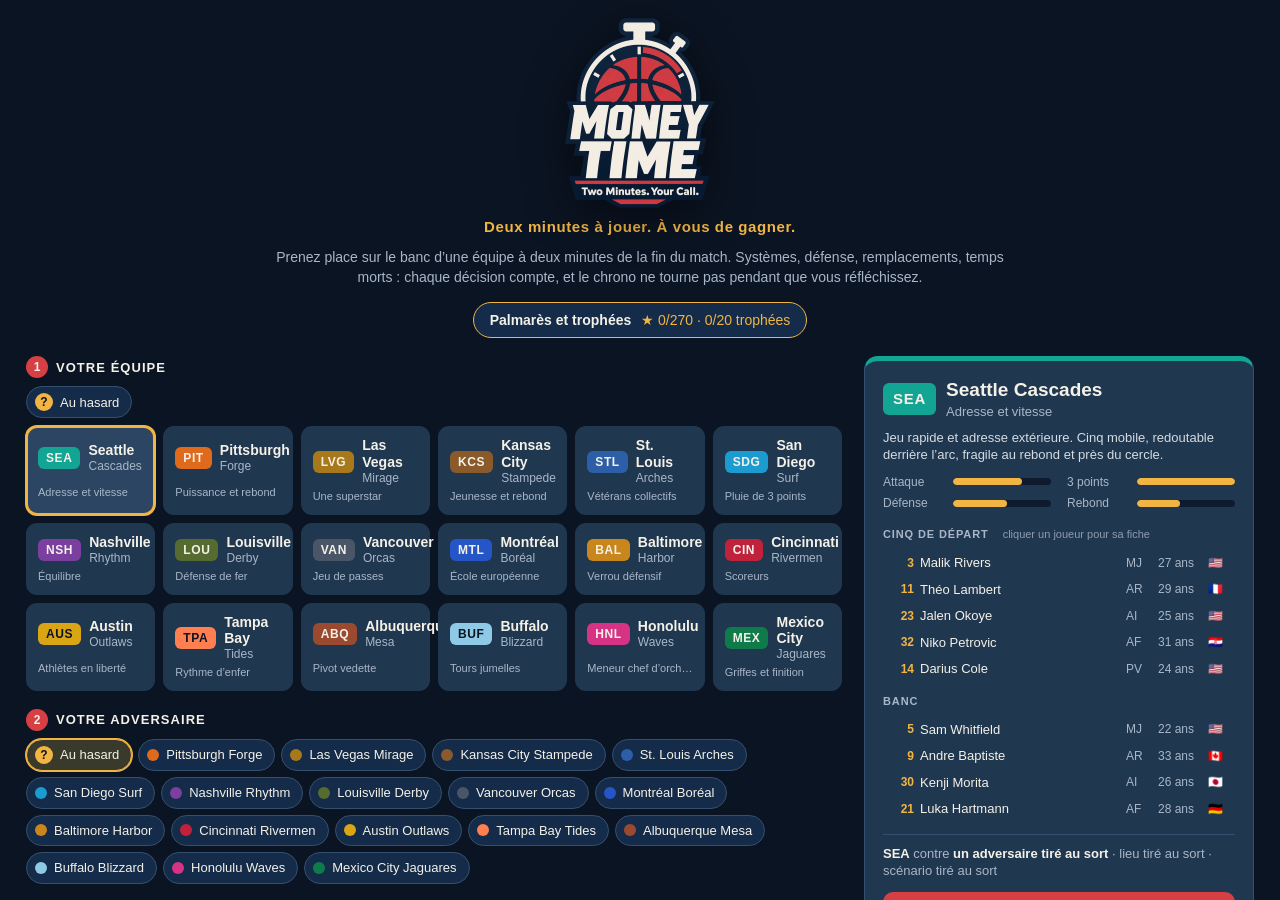
<file: index.html>
<!doctype html>
<html lang="fr">
<head>
  <meta charset="utf-8">
  <meta name="viewport" content="width=device-width, initial-scale=1">
  <meta http-equiv="Content-Security-Policy" content="default-src 'none'; script-src 'self'; style-src 'self' 'unsafe-inline'; img-src 'self'; base-uri 'none'; form-action 'none'">
  <meta name="referrer" content="no-referrer">
  <title>Money Time</title>
  <link rel="icon" type="image/png" href="assets/favicon.png">
  <link rel="stylesheet" href="css/style.css">
</head>
<body>
  <section id="home" class="screen"></section>

  <section id="match" class="screen" data-tab="panel" hidden>
    <header id="board"></header>
    <nav id="tabs" aria-label="Volets de l’écran de match"><button type="button" data-tab="panel" class="on">Consignes</button><button type="button" data-tab="bench">Effectif</button><button type="button" data-tab="feed">Journal</button></nav>
    <main>
      <div id="left">
        <div id="courtWrap">
          <svg id="court" viewBox="0 0 500 400" preserveAspectRatio="xMidYMid meet" aria-label="Demi-terrain">
            <defs>
              <pattern id="wood" width="500" height="26" patternUnits="userSpaceOnUse">
                <rect width="500" height="26" fill="#C99462"/>
                <rect y="0" width="500" height="13" fill="#C38E5C"/>
                <line x1="0" y1="13" x2="500" y2="13" stroke="#B27F4E" stroke-width="0.6"/>
                <line x1="0" y1="26" x2="500" y2="26" stroke="#B27F4E" stroke-width="0.6"/>
              </pattern>
            </defs>
            <rect width="500" height="400" fill="url(#wood)"/>
            <g fill="none" stroke="#F4F1E8" stroke-width="2.5" opacity="0.92">
              <rect x="1.5" y="1.5" width="497" height="397"/>
              <rect id="paint" x="170" y="1.5" width="160" height="188.5" fill="rgba(20,43,73,0.28)"/>
              <path d="M190 190 A60 60 0 0 0 310 190"/>
              <path d="M190 190 A60 60 0 0 1 310 190" stroke-dasharray="7 7"/>
              <path d="M30 1.5 L30 140 A237.5 237.5 0 0 0 470 140 L470 1.5"/>
              <path d="M210 52 A40 40 0 0 0 290 52"/>
              <line x1="220" y1="40" x2="280" y2="40" stroke-width="3.5"/>
              <circle id="hoop" cx="250" cy="52" r="8.5" stroke="#D64045" stroke-width="3"/>
            </g>
            <image href="assets/logo.png" x="205" y="288" width="90" height="106" opacity="0.2" preserveAspectRatio="xMidYMid meet"/>
            <g id="tokens"></g>
            <circle id="ball" r="6.5" cx="0" cy="0"/>
          </svg>
          <button id="fastBtn" type="button" hidden>Accélérer ▸▸</button>
        </div>
        <ol id="feed" aria-live="polite"></ol>
      </div>
      <aside id="panel"></aside>
    </main>
    <footer id="bench"></footer>
  </section>

  <section id="result" class="screen" hidden></section>
  <div id="modal" hidden></div>
  <div id="pop" hidden></div>
  <div id="toast" hidden></div>

  <script src="js/data.js"></script>
  <script src="js/teams.js"></script>
  <script src="js/engine.js"></script>
  <script src="js/ai.js"></script>
  <script src="js/scenarios.js"></script>
  <script src="js/events.js"></script>
  <script src="js/progress.js"></script>
  <script src="js/ui.js"></script>
</body>
</html>
</file>
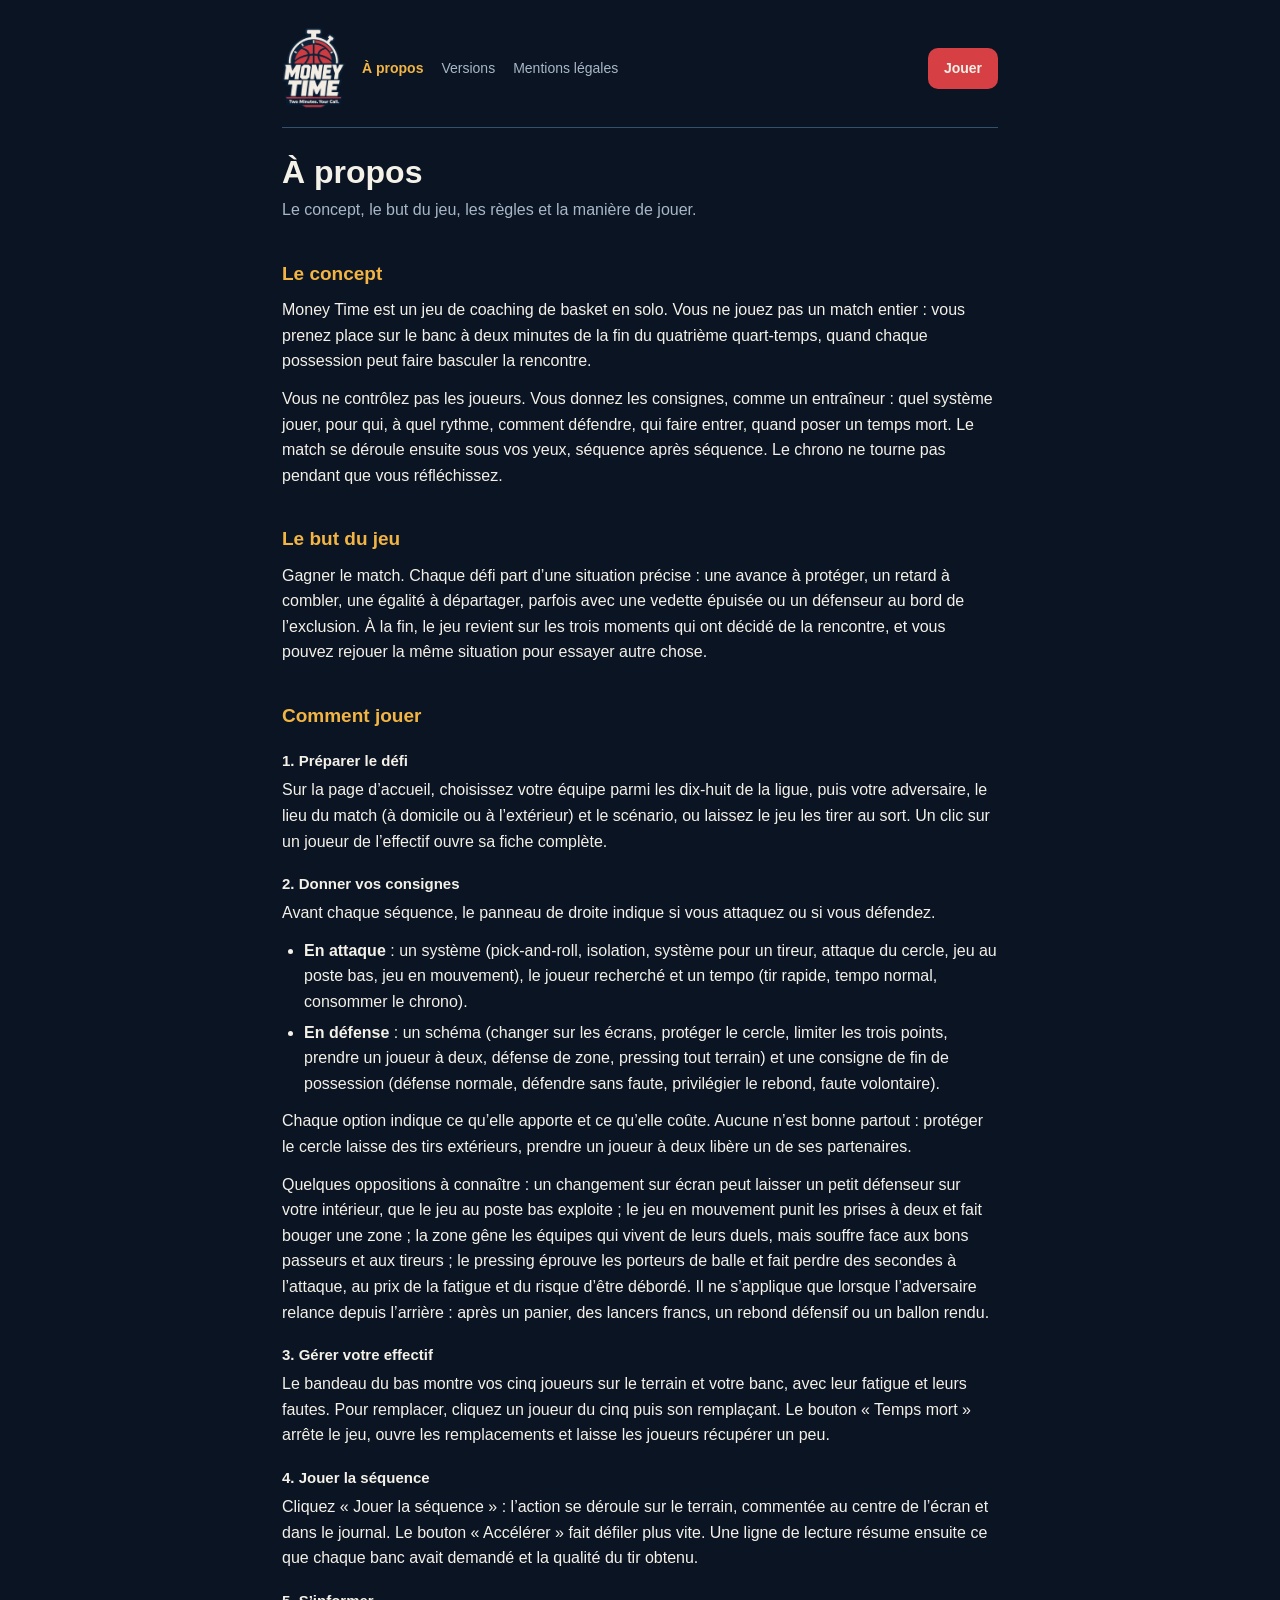
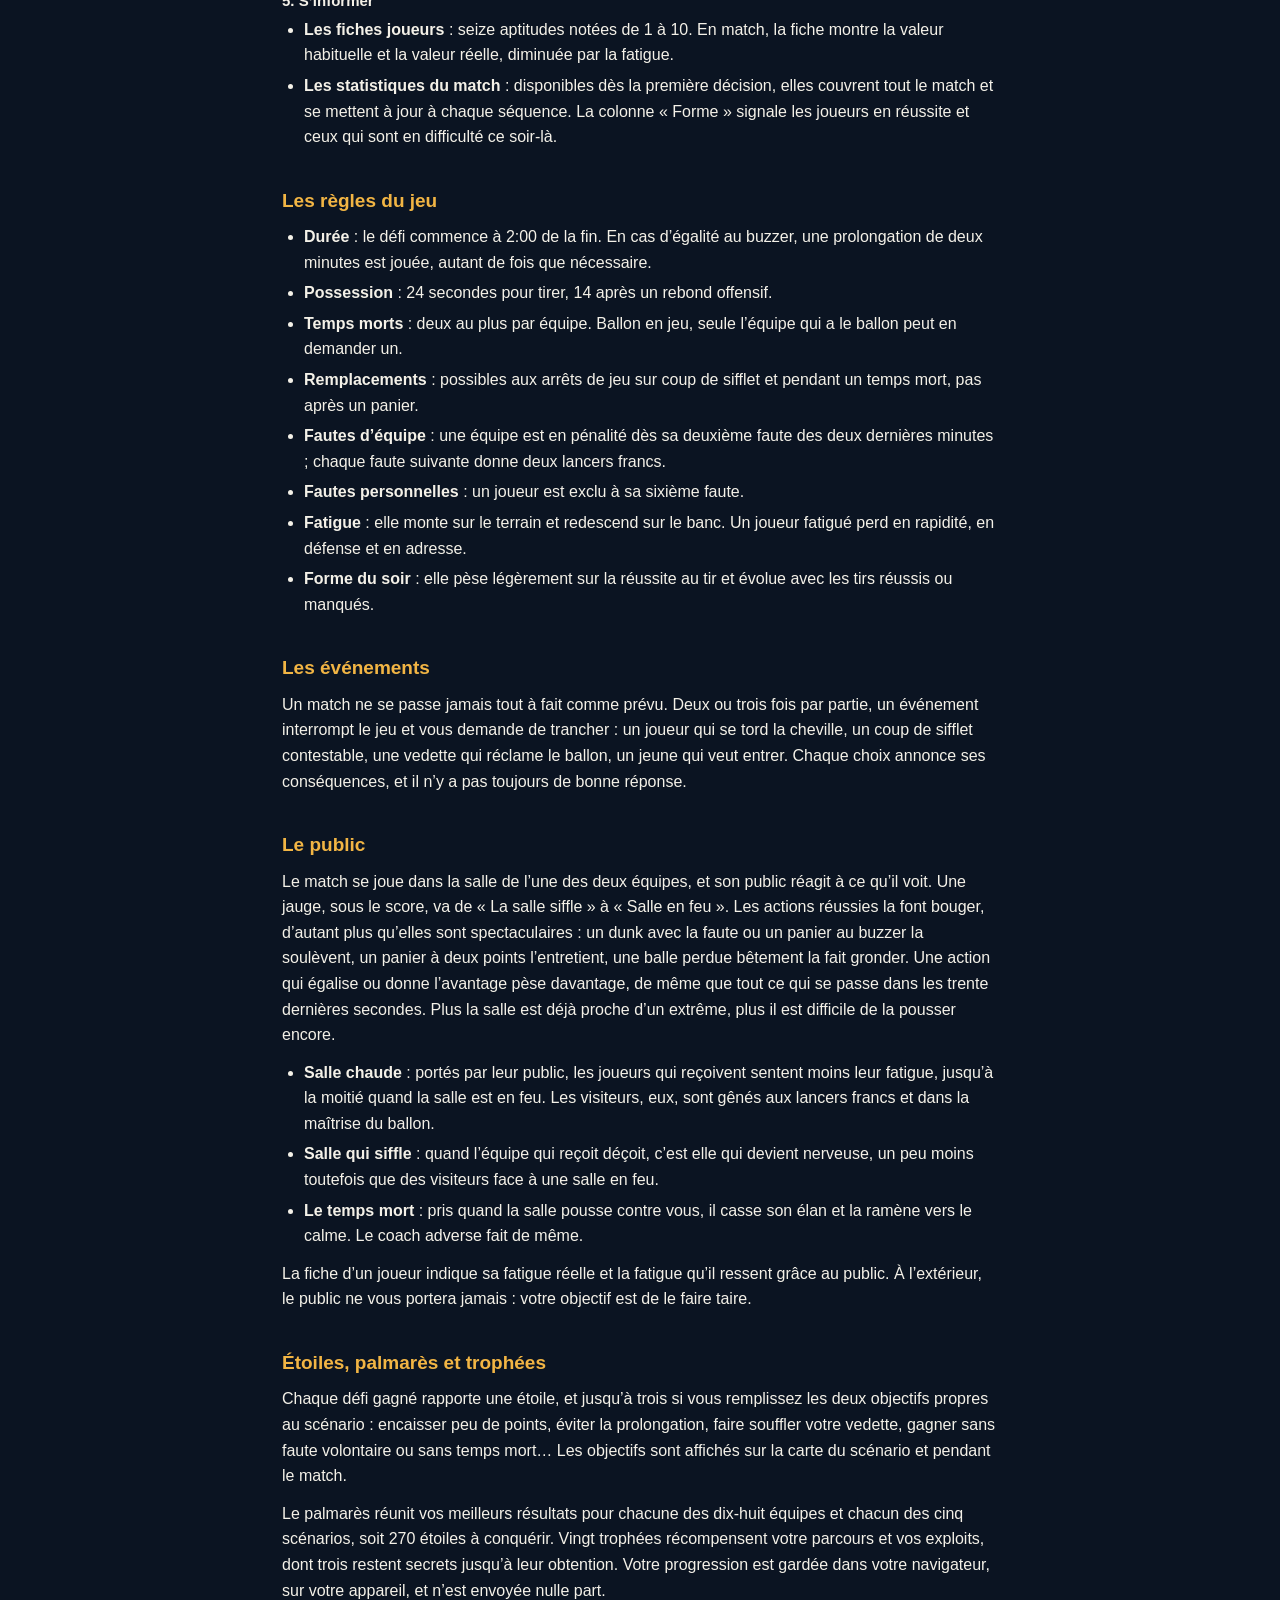
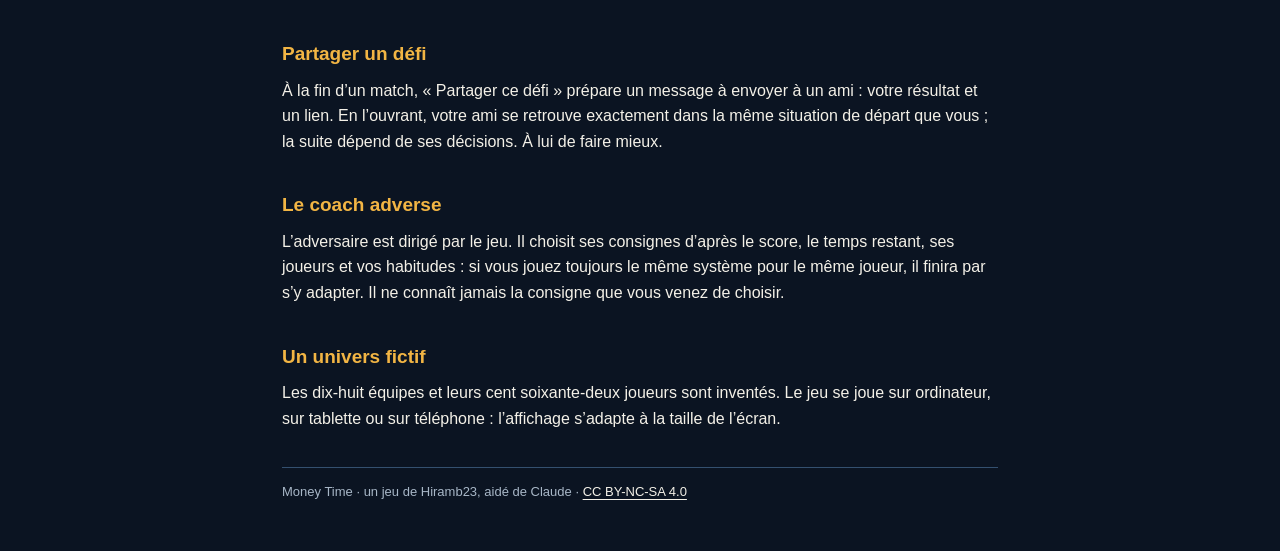
<file: a-propos.html>
<!doctype html>
<html lang="fr">
<head>
  <meta charset="utf-8">
  <meta name="viewport" content="width=device-width, initial-scale=1">
  <meta http-equiv="Content-Security-Policy" content="default-src 'none'; style-src 'self'; img-src 'self'; base-uri 'none'; form-action 'none'">
  <meta name="referrer" content="no-referrer">
  <title>À propos — Money Time</title>
  <link rel="icon" type="image/png" href="assets/favicon.png">
  <link rel="stylesheet" href="css/pages.css">
</head>
<body>
  <div class="page">
    <header class="top">
      <a href="index.html"><img src="assets/logo.png" alt="Money Time"></a>
      <nav aria-label="Pages d’information"><a href="a-propos.html" aria-current="page">À propos</a><a href="versions.html">Versions</a><a href="mentions-legales.html">Mentions légales</a></nav>
      <a class="back" href="index.html">Jouer</a>
    </header>
    <main>
      <h1>À propos</h1>
      <p class="lead">Le concept, le but du jeu, les règles et la manière de jouer.</p>
      <h2>Le concept</h2>
      <p>Money Time est un jeu de coaching de basket en solo. Vous ne jouez pas un match entier : vous prenez place sur le banc à deux minutes de la fin du quatrième quart-temps, quand chaque possession peut faire basculer la rencontre.</p>
      <p>Vous ne contrôlez pas les joueurs. Vous donnez les consignes, comme un entraîneur : quel système jouer, pour qui, à quel rythme, comment défendre, qui faire entrer, quand poser un temps mort. Le match se déroule ensuite sous vos yeux, séquence après séquence. Le chrono ne tourne pas pendant que vous réfléchissez.</p>

      <h2>Le but du jeu</h2>
      <p>Gagner le match. Chaque défi part d’une situation précise : une avance à protéger, un retard à combler, une égalité à départager, parfois avec une vedette épuisée ou un défenseur au bord de l’exclusion. À la fin, le jeu revient sur les trois moments qui ont décidé de la rencontre, et vous pouvez rejouer la même situation pour essayer autre chose.</p>

      <h2>Comment jouer</h2>
      <h3>1. Préparer le défi</h3>
      <p>Sur la page d’accueil, choisissez votre équipe parmi les dix-huit de la ligue, puis votre adversaire, le lieu du match (à domicile ou à l’extérieur) et le scénario, ou laissez le jeu les tirer au sort. Un clic sur un joueur de l’effectif ouvre sa fiche complète.</p>
      <h3>2. Donner vos consignes</h3>
      <p>Avant chaque séquence, le panneau de droite indique si vous attaquez ou si vous défendez.</p>
      <ul>
        <li><strong>En attaque</strong> : un système (pick-and-roll, isolation, système pour un tireur, attaque du cercle, jeu au poste bas, jeu en mouvement), le joueur recherché et un tempo (tir rapide, tempo normal, consommer le chrono).</li>
        <li><strong>En défense</strong> : un schéma (changer sur les écrans, protéger le cercle, limiter les trois points, prendre un joueur à deux, défense de zone, pressing tout terrain) et une consigne de fin de possession (défense normale, défendre sans faute, privilégier le rebond, faute volontaire).</li>
      </ul>
      <p>Chaque option indique ce qu’elle apporte et ce qu’elle coûte. Aucune n’est bonne partout : protéger le cercle laisse des tirs extérieurs, prendre un joueur à deux libère un de ses partenaires.</p>
      <p>Quelques oppositions à connaître : un changement sur écran peut laisser un petit défenseur sur votre intérieur, que le jeu au poste bas exploite ; le jeu en mouvement punit les prises à deux et fait bouger une zone ; la zone gêne les équipes qui vivent de leurs duels, mais souffre face aux bons passeurs et aux tireurs ; le pressing éprouve les porteurs de balle et fait perdre des secondes à l’attaque, au prix de la fatigue et du risque d’être débordé. Il ne s’applique que lorsque l’adversaire relance depuis l’arrière : après un panier, des lancers francs, un rebond défensif ou un ballon rendu.</p>
      <h3>3. Gérer votre effectif</h3>
      <p>Le bandeau du bas montre vos cinq joueurs sur le terrain et votre banc, avec leur fatigue et leurs fautes. Pour remplacer, cliquez un joueur du cinq puis son remplaçant. Le bouton « Temps mort » arrête le jeu, ouvre les remplacements et laisse les joueurs récupérer un peu.</p>
      <h3>4. Jouer la séquence</h3>
      <p>Cliquez « Jouer la séquence » : l’action se déroule sur le terrain, commentée au centre de l’écran et dans le journal. Le bouton « Accélérer » fait défiler plus vite. Une ligne de lecture résume ensuite ce que chaque banc avait demandé et la qualité du tir obtenu.</p>
      <h3>5. S’informer</h3>
      <ul>
        <li><strong>Les fiches joueurs</strong> : seize aptitudes notées de 1 à 10. En match, la fiche montre la valeur habituelle et la valeur réelle, diminuée par la fatigue.</li>
        <li><strong>Les statistiques du match</strong> : disponibles dès la première décision, elles couvrent tout le match et se mettent à jour à chaque séquence. La colonne « Forme » signale les joueurs en réussite et ceux qui sont en difficulté ce soir-là.</li>
      </ul>

      <h2>Les règles du jeu</h2>
      <ul>
        <li><strong>Durée</strong> : le défi commence à 2:00 de la fin. En cas d’égalité au buzzer, une prolongation de deux minutes est jouée, autant de fois que nécessaire.</li>
        <li><strong>Possession</strong> : 24 secondes pour tirer, 14 après un rebond offensif.</li>
        <li><strong>Temps morts</strong> : deux au plus par équipe. Ballon en jeu, seule l’équipe qui a le ballon peut en demander un.</li>
        <li><strong>Remplacements</strong> : possibles aux arrêts de jeu sur coup de sifflet et pendant un temps mort, pas après un panier.</li>
        <li><strong>Fautes d’équipe</strong> : une équipe est en pénalité dès sa deuxième faute des deux dernières minutes ; chaque faute suivante donne deux lancers francs.</li>
        <li><strong>Fautes personnelles</strong> : un joueur est exclu à sa sixième faute.</li>
        <li><strong>Fatigue</strong> : elle monte sur le terrain et redescend sur le banc. Un joueur fatigué perd en rapidité, en défense et en adresse.</li>
        <li><strong>Forme du soir</strong> : elle pèse légèrement sur la réussite au tir et évolue avec les tirs réussis ou manqués.</li>
      </ul>

      <h2>Les événements</h2>
      <p>Un match ne se passe jamais tout à fait comme prévu. Deux ou trois fois par partie, un événement interrompt le jeu et vous demande de trancher : un joueur qui se tord la cheville, un coup de sifflet contestable, une vedette qui réclame le ballon, un jeune qui veut entrer. Chaque choix annonce ses conséquences, et il n’y a pas toujours de bonne réponse.</p>

      <h2>Le public</h2>
      <p>Le match se joue dans la salle de l’une des deux équipes, et son public réagit à ce qu’il voit. Une jauge, sous le score, va de « La salle siffle » à « Salle en feu ». Les actions réussies la font bouger, d’autant plus qu’elles sont spectaculaires : un dunk avec la faute ou un panier au buzzer la soulèvent, un panier à deux points l’entretient, une balle perdue bêtement la fait gronder. Une action qui égalise ou donne l’avantage pèse davantage, de même que tout ce qui se passe dans les trente dernières secondes. Plus la salle est déjà proche d’un extrême, plus il est difficile de la pousser encore.</p>
      <ul>
        <li><strong>Salle chaude</strong> : portés par leur public, les joueurs qui reçoivent sentent moins leur fatigue, jusqu’à la moitié quand la salle est en feu. Les visiteurs, eux, sont gênés aux lancers francs et dans la maîtrise du ballon.</li>
        <li><strong>Salle qui siffle</strong> : quand l’équipe qui reçoit déçoit, c’est elle qui devient nerveuse, un peu moins toutefois que des visiteurs face à une salle en feu.</li>
        <li><strong>Le temps mort</strong> : pris quand la salle pousse contre vous, il casse son élan et la ramène vers le calme. Le coach adverse fait de même.</li>
      </ul>
      <p>La fiche d’un joueur indique sa fatigue réelle et la fatigue qu’il ressent grâce au public. À l’extérieur, le public ne vous portera jamais : votre objectif est de le faire taire.</p>

      <h2>Étoiles, palmarès et trophées</h2>
      <p>Chaque défi gagné rapporte une étoile, et jusqu’à trois si vous remplissez les deux objectifs propres au scénario : encaisser peu de points, éviter la prolongation, faire souffler votre vedette, gagner sans faute volontaire ou sans temps mort… Les objectifs sont affichés sur la carte du scénario et pendant le match.</p>
      <p>Le palmarès réunit vos meilleurs résultats pour chacune des dix-huit équipes et chacun des cinq scénarios, soit 270 étoiles à conquérir. Vingt trophées récompensent votre parcours et vos exploits, dont trois restent secrets jusqu’à leur obtention. Votre progression est gardée dans votre navigateur, sur votre appareil, et n’est envoyée nulle part.</p>

      <h2>Partager un défi</h2>
      <p>À la fin d’un match, « Partager ce défi » prépare un message à envoyer à un ami : votre résultat et un lien. En l’ouvrant, votre ami se retrouve exactement dans la même situation de départ que vous ; la suite dépend de ses décisions. À lui de faire mieux.</p>

      <h2>Le coach adverse</h2>
      <p>L’adversaire est dirigé par le jeu. Il choisit ses consignes d’après le score, le temps restant, ses joueurs et vos habitudes : si vous jouez toujours le même système pour le même joueur, il finira par s’y adapter. Il ne connaît jamais la consigne que vous venez de choisir.</p>

      <h2>Un univers fictif</h2>
      <p>Les dix-huit équipes et leurs cent soixante-deux joueurs sont inventés. Le jeu se joue sur ordinateur, sur tablette ou sur téléphone : l’affichage s’adapte à la taille de l’écran.</p>
    </main>
    <footer>Money Time · un jeu de Hiramb23, aidé de Claude · <a href="https://creativecommons.org/licenses/by-nc-sa/4.0/deed.fr" rel="license noopener">CC BY-NC-SA 4.0</a></footer>
  </div>
</body>
</html>
</file>
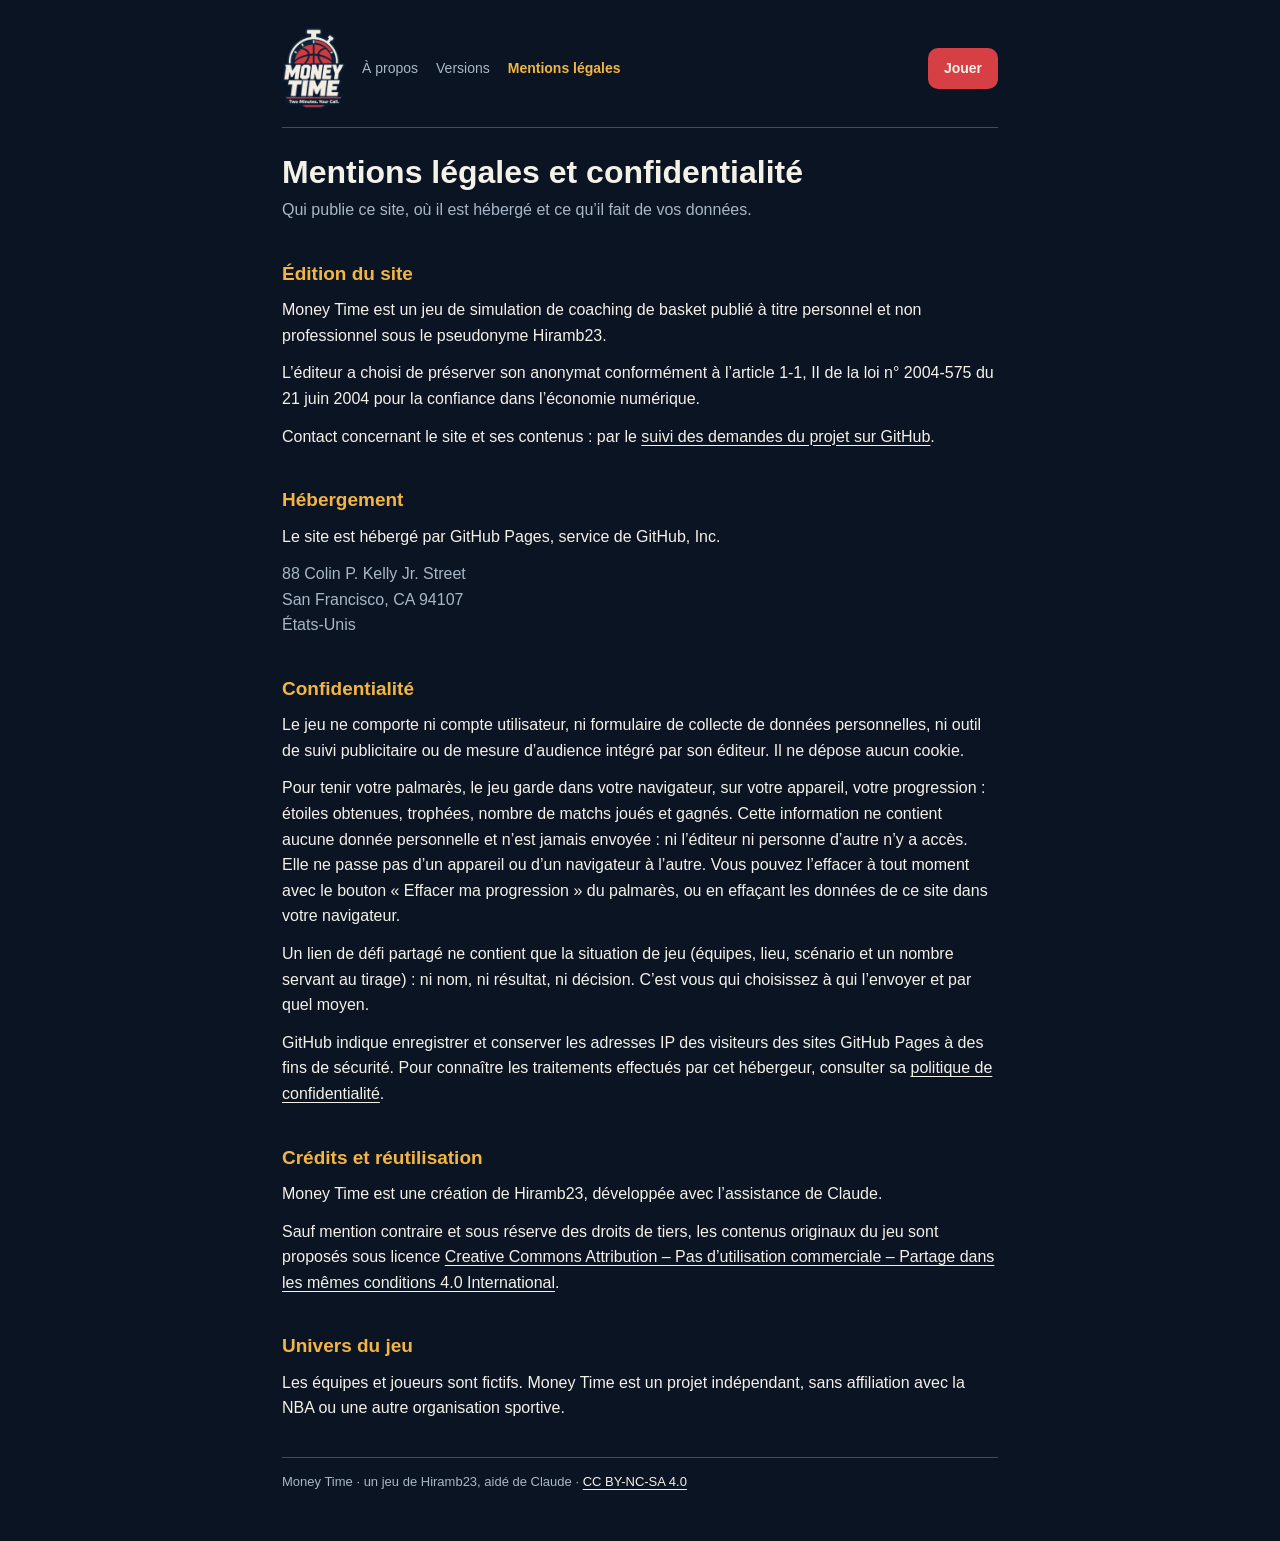
<file: mentions-legales.html>
<!doctype html>
<html lang="fr">
<head>
  <meta charset="utf-8">
  <meta name="viewport" content="width=device-width, initial-scale=1">
  <meta http-equiv="Content-Security-Policy" content="default-src 'none'; style-src 'self'; img-src 'self'; base-uri 'none'; form-action 'none'">
  <meta name="referrer" content="no-referrer">
  <title>Mentions légales et confidentialité — Money Time</title>
  <link rel="icon" type="image/png" href="assets/favicon.png">
  <link rel="stylesheet" href="css/pages.css">
</head>
<body>
  <div class="page">
    <header class="top">
      <a href="index.html"><img src="assets/logo.png" alt="Money Time"></a>
      <nav aria-label="Pages d’information"><a href="a-propos.html">À propos</a><a href="versions.html">Versions</a><a href="mentions-legales.html" aria-current="page">Mentions légales</a></nav>
      <a class="back" href="index.html">Jouer</a>
    </header>
    <main>
      <h1>Mentions légales et confidentialité</h1>
      <p class="lead">Qui publie ce site, où il est hébergé et ce qu’il fait de vos données.</p>
      <h2>Édition du site</h2>
      <p>Money Time est un jeu de simulation de coaching de basket publié à titre personnel et non professionnel sous le pseudonyme Hiramb23.</p>
      <p>L’éditeur a choisi de préserver son anonymat conformément à l’article 1-1, II de la loi n° 2004-575 du 21 juin 2004 pour la confiance dans l’économie numérique.</p>
      <p>Contact concernant le site et ses contenus : par le <a href="https://github.com/Hiramb23/money-time/issues" rel="noopener">suivi des demandes du projet sur GitHub</a>.</p>

      <h2>Hébergement</h2>
      <p>Le site est hébergé par GitHub Pages, service de GitHub, Inc.</p>
      <address>88 Colin P. Kelly Jr. Street<br>San Francisco, CA 94107<br>États-Unis</address>

      <h2>Confidentialité</h2>
      <p>Le jeu ne comporte ni compte utilisateur, ni formulaire de collecte de données personnelles, ni outil de suivi publicitaire ou de mesure d’audience intégré par son éditeur. Il ne dépose aucun cookie.</p>
      <p>Pour tenir votre palmarès, le jeu garde dans votre navigateur, sur votre appareil, votre progression : étoiles obtenues, trophées, nombre de matchs joués et gagnés. Cette information ne contient aucune donnée personnelle et n’est jamais envoyée : ni l’éditeur ni personne d’autre n’y a accès. Elle ne passe pas d’un appareil ou d’un navigateur à l’autre. Vous pouvez l’effacer à tout moment avec le bouton « Effacer ma progression » du palmarès, ou en effaçant les données de ce site dans votre navigateur.</p>
      <p>Un lien de défi partagé ne contient que la situation de jeu (équipes, lieu, scénario et un nombre servant au tirage) : ni nom, ni résultat, ni décision. C’est vous qui choisissez à qui l’envoyer et par quel moyen.</p>
      <p>GitHub indique enregistrer et conserver les adresses IP des visiteurs des sites GitHub Pages à des fins de sécurité. Pour connaître les traitements effectués par cet hébergeur, consulter sa <a href="https://docs.github.com/fr/site-policy/privacy-policies/github-general-privacy-statement" rel="noopener">politique de confidentialité</a>.</p>

      <h2>Crédits et réutilisation</h2>
      <p>Money Time est une création de Hiramb23, développée avec l’assistance de Claude.</p>
      <p>Sauf mention contraire et sous réserve des droits de tiers, les contenus originaux du jeu sont proposés sous licence <a href="https://creativecommons.org/licenses/by-nc-sa/4.0/deed.fr" rel="license noopener">Creative Commons Attribution – Pas d’utilisation commerciale – Partage dans les mêmes conditions 4.0 International</a>.</p>

      <h2>Univers du jeu</h2>
      <p>Les équipes et joueurs sont fictifs. Money Time est un projet indépendant, sans affiliation avec la NBA ou une autre organisation sportive.</p>
    </main>
    <footer>Money Time · un jeu de Hiramb23, aidé de Claude · <a href="https://creativecommons.org/licenses/by-nc-sa/4.0/deed.fr" rel="license noopener">CC BY-NC-SA 4.0</a></footer>
  </div>
</body>
</html>
</file>
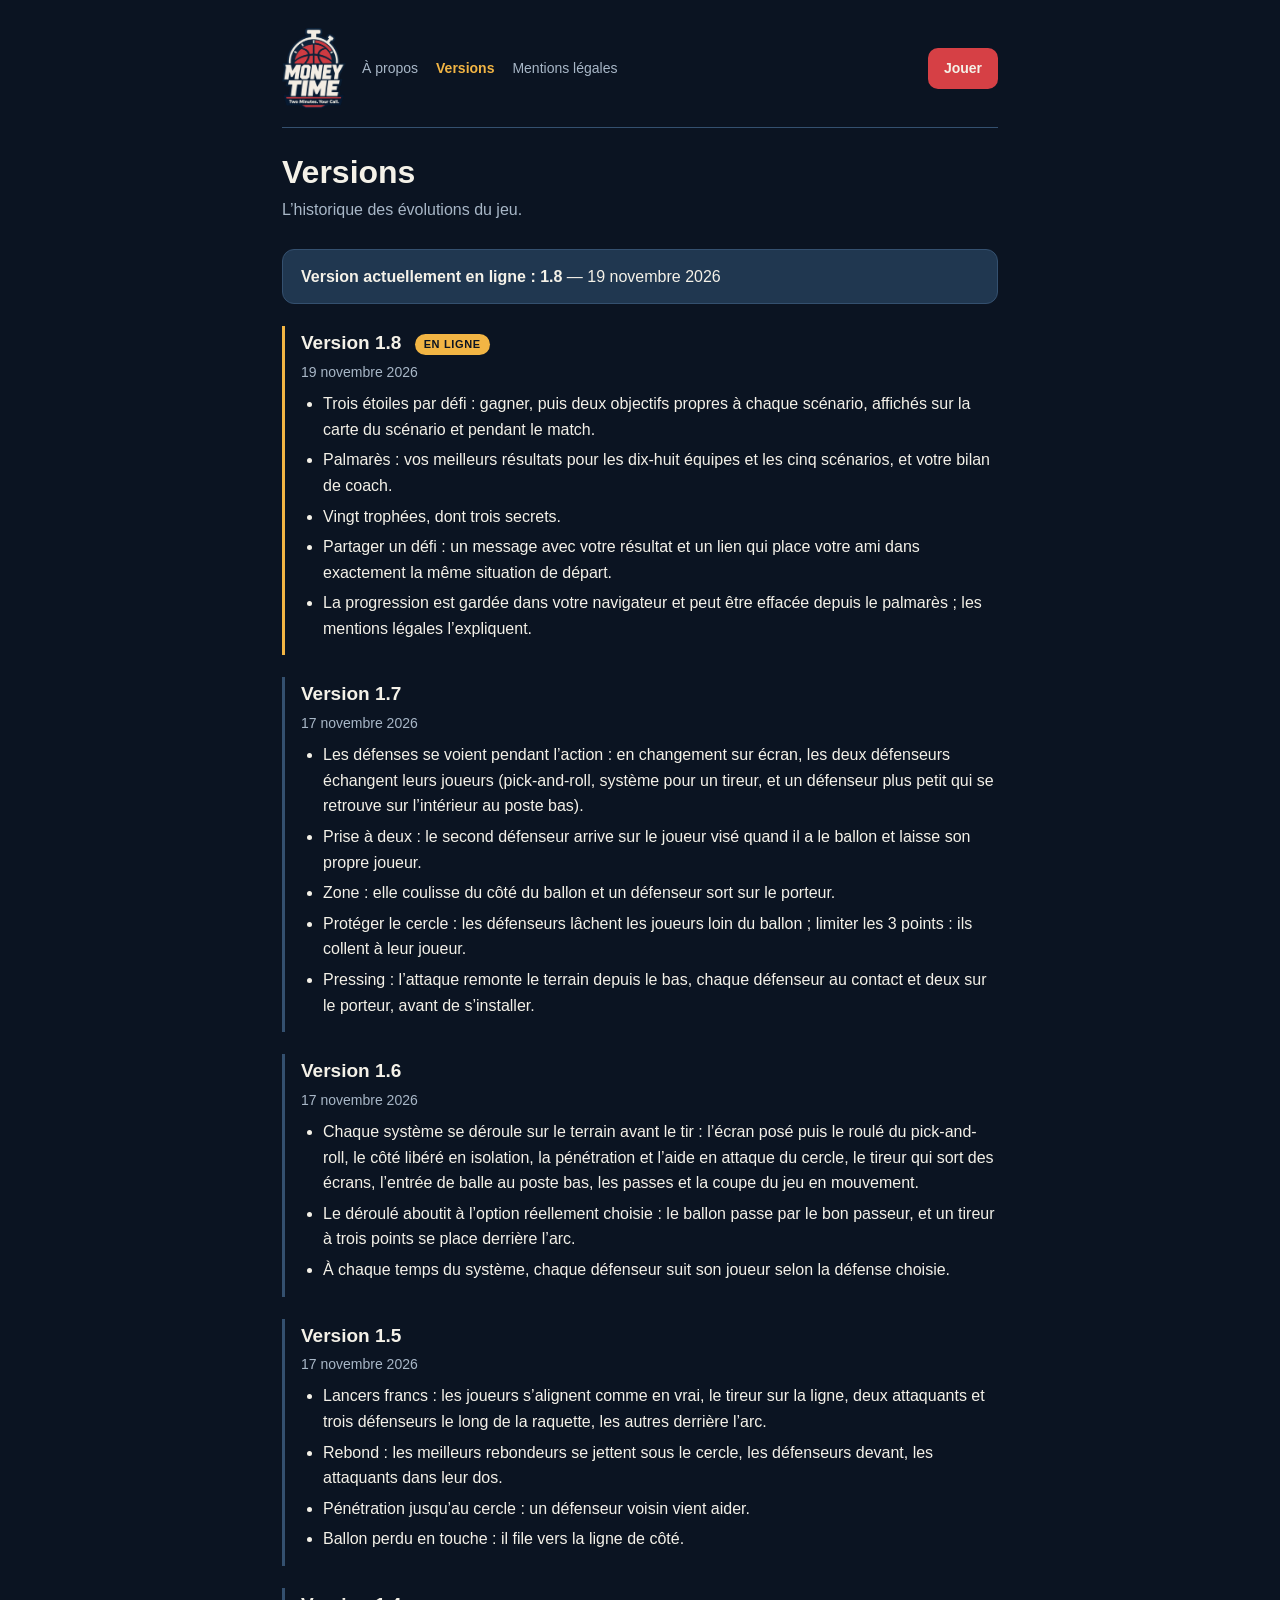
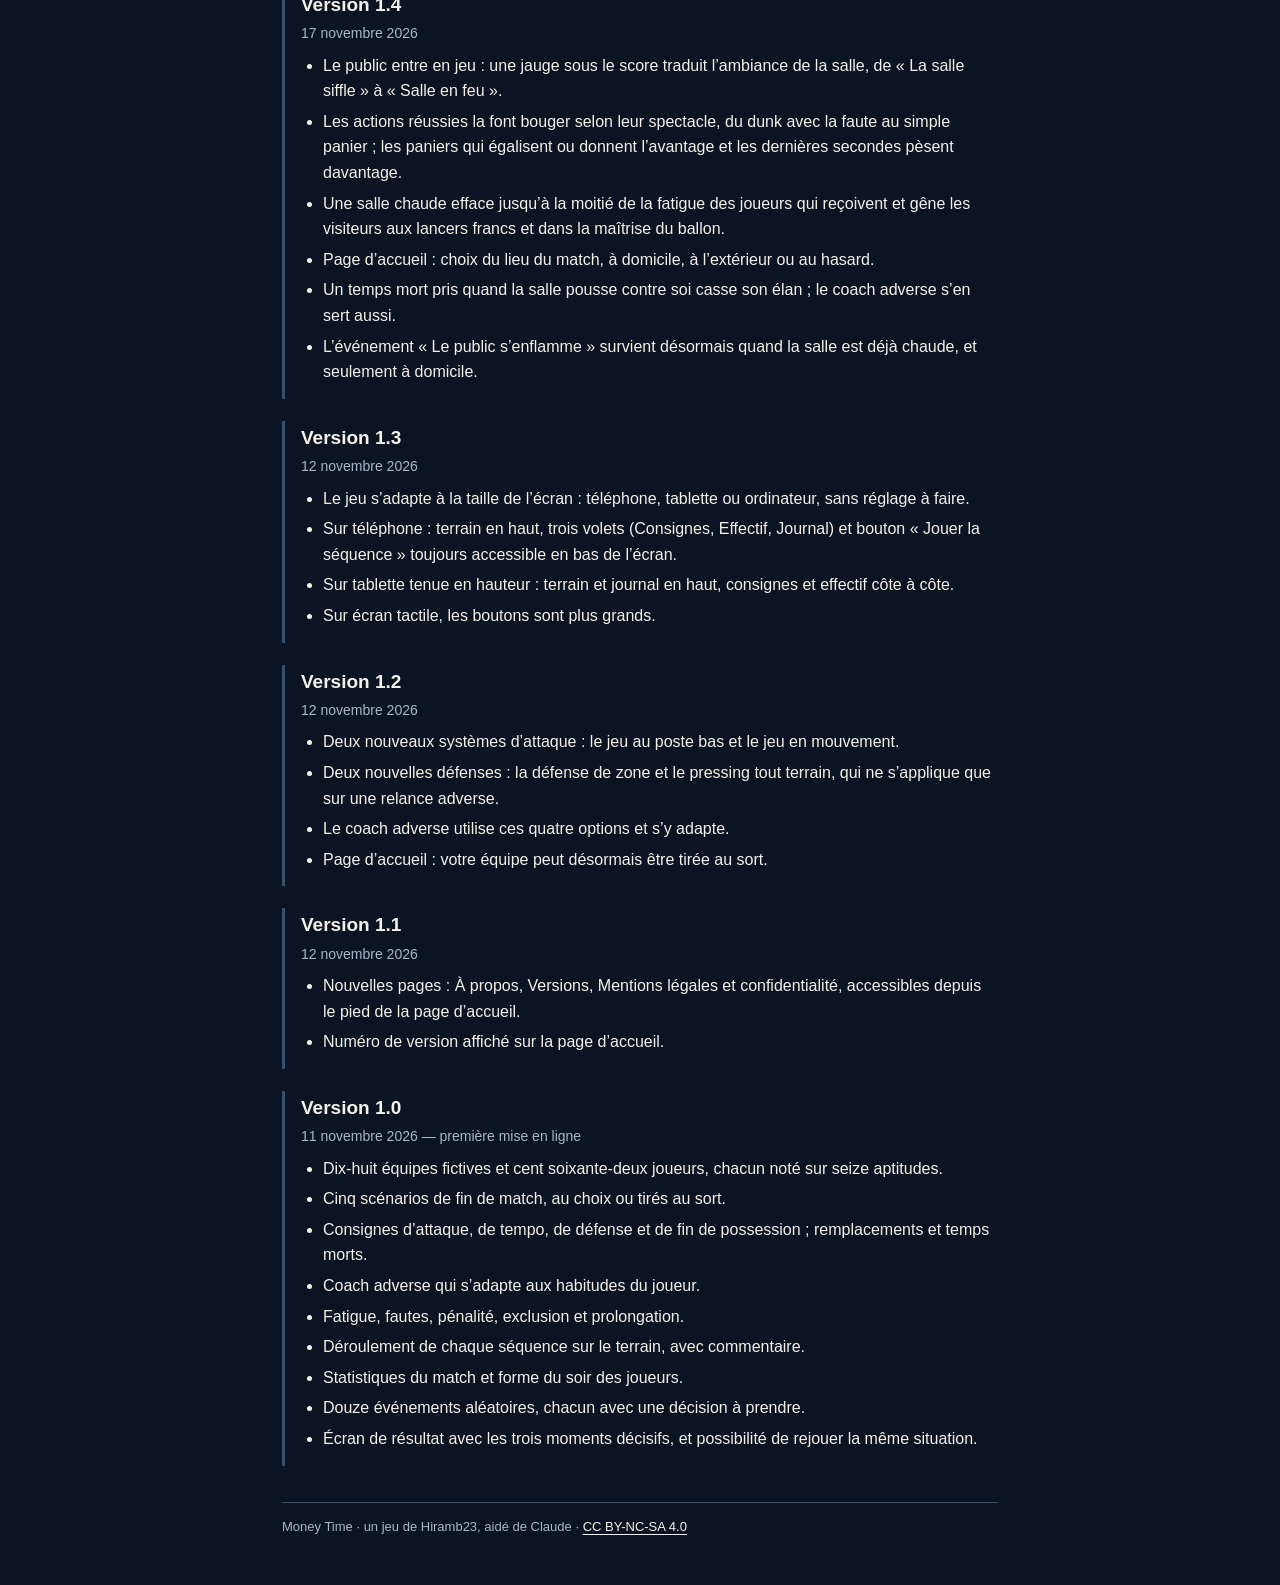
<file: versions.html>
<!doctype html>
<html lang="fr">
<head>
  <meta charset="utf-8">
  <meta name="viewport" content="width=device-width, initial-scale=1">
  <meta http-equiv="Content-Security-Policy" content="default-src 'none'; style-src 'self'; img-src 'self'; base-uri 'none'; form-action 'none'">
  <meta name="referrer" content="no-referrer">
  <title>Versions — Money Time</title>
  <link rel="icon" type="image/png" href="assets/favicon.png">
  <link rel="stylesheet" href="css/pages.css">
</head>
<body>
  <div class="page">
    <header class="top">
      <a href="index.html"><img src="assets/logo.png" alt="Money Time"></a>
      <nav aria-label="Pages d’information"><a href="a-propos.html">À propos</a><a href="versions.html" aria-current="page">Versions</a><a href="mentions-legales.html">Mentions légales</a></nav>
      <a class="back" href="index.html">Jouer</a>
    </header>
    <main>
      <h1>Versions</h1>
      <p class="lead">L’historique des évolutions du jeu.</p>
      <div class="box"><strong>Version actuellement en ligne : 1.8</strong> — 19 novembre 2026</div>

      <section class="ver cur">
        <h2>Version 1.8 <span class="tag">en ligne</span></h2>
        <p class="date">19 novembre 2026</p>
        <ul>
          <li>Trois étoiles par défi : gagner, puis deux objectifs propres à chaque scénario, affichés sur la carte du scénario et pendant le match.</li>
          <li>Palmarès : vos meilleurs résultats pour les dix-huit équipes et les cinq scénarios, et votre bilan de coach.</li>
          <li>Vingt trophées, dont trois secrets.</li>
          <li>Partager un défi : un message avec votre résultat et un lien qui place votre ami dans exactement la même situation de départ.</li>
          <li>La progression est gardée dans votre navigateur et peut être effacée depuis le palmarès ; les mentions légales l’expliquent.</li>
        </ul>
      </section>

      <section class="ver">
        <h2>Version 1.7</h2>
        <p class="date">17 novembre 2026</p>
        <ul>
          <li>Les défenses se voient pendant l’action : en changement sur écran, les deux défenseurs échangent leurs joueurs (pick-and-roll, système pour un tireur, et un défenseur plus petit qui se retrouve sur l’intérieur au poste bas).</li>
          <li>Prise à deux : le second défenseur arrive sur le joueur visé quand il a le ballon et laisse son propre joueur.</li>
          <li>Zone : elle coulisse du côté du ballon et un défenseur sort sur le porteur.</li>
          <li>Protéger le cercle : les défenseurs lâchent les joueurs loin du ballon ; limiter les 3 points : ils collent à leur joueur.</li>
          <li>Pressing : l’attaque remonte le terrain depuis le bas, chaque défenseur au contact et deux sur le porteur, avant de s’installer.</li>
        </ul>
      </section>

      <section class="ver">
        <h2>Version 1.6</h2>
        <p class="date">17 novembre 2026</p>
        <ul>
          <li>Chaque système se déroule sur le terrain avant le tir : l’écran posé puis le roulé du pick-and-roll, le côté libéré en isolation, la pénétration et l’aide en attaque du cercle, le tireur qui sort des écrans, l’entrée de balle au poste bas, les passes et la coupe du jeu en mouvement.</li>
          <li>Le déroulé aboutit à l’option réellement choisie : le ballon passe par le bon passeur, et un tireur à trois points se place derrière l’arc.</li>
          <li>À chaque temps du système, chaque défenseur suit son joueur selon la défense choisie.</li>
        </ul>
      </section>

      <section class="ver">
        <h2>Version 1.5</h2>
        <p class="date">17 novembre 2026</p>
        <ul>
          <li>Lancers francs : les joueurs s’alignent comme en vrai, le tireur sur la ligne, deux attaquants et trois défenseurs le long de la raquette, les autres derrière l’arc.</li>
          <li>Rebond : les meilleurs rebondeurs se jettent sous le cercle, les défenseurs devant, les attaquants dans leur dos.</li>
          <li>Pénétration jusqu’au cercle : un défenseur voisin vient aider.</li>
          <li>Ballon perdu en touche : il file vers la ligne de côté.</li>
        </ul>
      </section>

      <section class="ver">
        <h2>Version 1.4</h2>
        <p class="date">17 novembre 2026</p>
        <ul>
          <li>Le public entre en jeu : une jauge sous le score traduit l’ambiance de la salle, de « La salle siffle » à « Salle en feu ».</li>
          <li>Les actions réussies la font bouger selon leur spectacle, du dunk avec la faute au simple panier ; les paniers qui égalisent ou donnent l’avantage et les dernières secondes pèsent davantage.</li>
          <li>Une salle chaude efface jusqu’à la moitié de la fatigue des joueurs qui reçoivent et gêne les visiteurs aux lancers francs et dans la maîtrise du ballon.</li>
          <li>Page d’accueil : choix du lieu du match, à domicile, à l’extérieur ou au hasard.</li>
          <li>Un temps mort pris quand la salle pousse contre soi casse son élan ; le coach adverse s’en sert aussi.</li>
          <li>L’événement « Le public s’enflamme » survient désormais quand la salle est déjà chaude, et seulement à domicile.</li>
        </ul>
      </section>

      <section class="ver">
        <h2>Version 1.3</h2>
        <p class="date">12 novembre 2026</p>
        <ul>
          <li>Le jeu s’adapte à la taille de l’écran : téléphone, tablette ou ordinateur, sans réglage à faire.</li>
          <li>Sur téléphone : terrain en haut, trois volets (Consignes, Effectif, Journal) et bouton « Jouer la séquence » toujours accessible en bas de l’écran.</li>
          <li>Sur tablette tenue en hauteur : terrain et journal en haut, consignes et effectif côte à côte.</li>
          <li>Sur écran tactile, les boutons sont plus grands.</li>
        </ul>
      </section>

      <section class="ver">
        <h2>Version 1.2</h2>
        <p class="date">12 novembre 2026</p>
        <ul>
          <li>Deux nouveaux systèmes d’attaque : le jeu au poste bas et le jeu en mouvement.</li>
          <li>Deux nouvelles défenses : la défense de zone et le pressing tout terrain, qui ne s’applique que sur une relance adverse.</li>
          <li>Le coach adverse utilise ces quatre options et s’y adapte.</li>
          <li>Page d’accueil : votre équipe peut désormais être tirée au sort.</li>
        </ul>
      </section>

      <section class="ver">
        <h2>Version 1.1</h2>
        <p class="date">12 novembre 2026</p>
        <ul>
          <li>Nouvelles pages : À propos, Versions, Mentions légales et confidentialité, accessibles depuis le pied de la page d’accueil.</li>
          <li>Numéro de version affiché sur la page d’accueil.</li>
        </ul>
      </section>

      <section class="ver">
        <h2>Version 1.0</h2>
        <p class="date">11 novembre 2026 — première mise en ligne</p>
        <ul>
          <li>Dix-huit équipes fictives et cent soixante-deux joueurs, chacun noté sur seize aptitudes.</li>
          <li>Cinq scénarios de fin de match, au choix ou tirés au sort.</li>
          <li>Consignes d’attaque, de tempo, de défense et de fin de possession ; remplacements et temps morts.</li>
          <li>Coach adverse qui s’adapte aux habitudes du joueur.</li>
          <li>Fatigue, fautes, pénalité, exclusion et prolongation.</li>
          <li>Déroulement de chaque séquence sur le terrain, avec commentaire.</li>
          <li>Statistiques du match et forme du soir des joueurs.</li>
          <li>Douze événements aléatoires, chacun avec une décision à prendre.</li>
          <li>Écran de résultat avec les trois moments décisifs, et possibilité de rejouer la même situation.</li>
        </ul>
      </section>
    </main>
    <footer>Money Time · un jeu de Hiramb23, aidé de Claude · <a href="https://creativecommons.org/licenses/by-nc-sa/4.0/deed.fr" rel="license noopener">CC BY-NC-SA 4.0</a></footer>
  </div>
</body>
</html>
</file>
<file: css/style.css>
:root {
  /* Charte graphique */
  --navy: #142B49; --red: #D64045; --ivory: #F4F1E8; --bg: #0B1422; --slate: #203750;
  --mut: #A8B7C7; --acc: #F2B544; --good: #68C49A; --wood: #C99462;
  --panel: var(--slate); --panel2: var(--navy); --line: #34506f; --txt: var(--ivory);
  --warn: var(--acc); --bad: var(--red); --deep: #0e1b2e;
  font-family: -apple-system, BlinkMacSystemFont, "Segoe UI", Roboto, "Helvetica Neue", Arial, sans-serif;
}
* { box-sizing: border-box; }
html, body { height: 100%; margin: 0; }
body { background: var(--bg); color: var(--txt); font-size: 14px; line-height: 1.35; overflow: hidden; }
button { font: inherit; color: inherit; cursor: pointer; background: var(--navy); border: 1px solid var(--line); border-radius: 8px; }
button:disabled { cursor: not-allowed; opacity: 0.5; }
button:focus-visible, .card:focus-visible { outline: 2px solid var(--acc); outline-offset: 2px; }
h1, h2, h3, p { margin: 0; }
h3 { font-size: 11px; letter-spacing: 0.08em; text-transform: uppercase; color: var(--mut); font-weight: 600; margin-bottom: 6px; }
h3 span { text-transform: none; letter-spacing: 0; font-weight: 400; opacity: 0.8; margin-left: 6px; }
[hidden] { display: none !important; }
.screen { height: 100vh; }
.primary { background: var(--red); color: var(--ivory); border: 0; font-weight: 700; padding: 12px 22px; font-size: 15px; border-radius: 10px; }
.primary:hover:not(:disabled) { filter: brightness(1.08); }

/* ---------- lancement ---------- */
#home, #result { display: grid; place-items: center; overflow: auto; padding: 24px; }
.hero { max-width: 860px; text-align: center; }
.hero h1 { font-size: 64px; letter-spacing: 0.12em; font-weight: 800; }
.hero .tag { color: var(--mut); font-size: 18px; margin: 6px 0 34px; }
.hero .step { font-size: 11px; letter-spacing: 0.1em; text-transform: uppercase; color: var(--mut); margin-bottom: 10px; }
.teams { display: grid; grid-template-columns: 1fr 1fr; gap: 16px; margin-bottom: 28px; }
.team { text-align: left; padding: 18px; border-radius: 14px; display: grid; gap: 8px; border: 2px solid var(--line); background: var(--panel); }
.team.on { border-color: var(--c); box-shadow: 0 0 0 3px color-mix(in srgb, var(--c) 30%, transparent); }
.team .badge { justify-self: start; background: var(--c); color: var(--ivory); font-weight: 800; padding: 3px 10px; border-radius: 6px; letter-spacing: 0.06em; }
.team strong { font-size: 20px; }
.team .prof { color: var(--mut); }
.team .five { font-size: 12px; color: var(--txt); opacity: 0.85; }
.hero .note { color: var(--mut); font-size: 12px; margin-top: 18px; }

/* ---------- match ---------- */
#match { display: grid; grid-template-rows: auto minmax(0, 1fr) auto; }
#board { display: grid; grid-template-columns: 1fr auto auto auto 1fr; align-items: center; gap: 18px; padding: 8px 18px; background: var(--navy); border-bottom: 1px solid var(--line); }
.tm { display: grid; gap: 3px; }
.tm1 { text-align: right; }
.tname { font-size: 17px; font-weight: 700; display: flex; align-items: center; gap: 8px; }
.tm1 .tname { flex-direction: row-reverse; }
.tname .sw { width: 12px; height: 22px; border-radius: 3px; background: var(--c); }
.tname em { font-style: normal; font-size: 10px; text-transform: uppercase; letter-spacing: 0.08em; background: var(--panel2); border: 1px solid var(--line); border-radius: 4px; padding: 1px 6px; color: var(--mut); }
.tname .poss { font-size: 12px; color: var(--acc); font-weight: 600; visibility: hidden; }
.tm.ball .poss { visibility: visible; }
.tmeta { font-size: 12px; color: var(--mut); display: flex; gap: 14px; }
.tm1 .tmeta { justify-content: flex-end; }
.tos i { display: inline-block; width: 9px; height: 9px; border-radius: 50%; border: 1.5px solid var(--mut); margin-left: 3px; vertical-align: -1px; }
.tos i.on { background: var(--acc); border-color: var(--acc); }
.pen { color: var(--bad); font-weight: 600; }
.sc { font: 800 46px/1 ui-monospace, "SF Mono", Menlo, Consolas, monospace; font-variant-numeric: tabular-nums; min-width: 96px; text-align: center; }
.mid { text-align: center; padding: 0 14px; border-left: 1px solid var(--line); border-right: 1px solid var(--line); }
.mid .per { font-size: 10px; letter-spacing: 0.1em; text-transform: uppercase; color: var(--mut); }
.mid .clk { font: 700 30px/1.1 ui-monospace, "SF Mono", Menlo, Consolas, monospace; font-variant-numeric: tabular-nums; color: var(--acc); }
.mid .shot { font: 700 15px/1 ui-monospace, "SF Mono", Menlo, Consolas, monospace; color: var(--ivory); opacity: 0.85; margin-top: 2px; }

main { display: grid; grid-template-columns: minmax(0, 1fr) 430px; gap: 12px; padding: 12px 14px; min-height: 0; }
#left { display: grid; grid-template-rows: minmax(0, 1fr) 128px; gap: 10px; min-height: 0; }
#courtWrap { position: relative; min-height: 0; background: #08101b; border: 1px solid var(--line); border-radius: 12px; overflow: hidden; display: grid; place-items: center; }
#court { width: 100%; height: 100%; display: block; }
.tok { transition: transform 0.55s cubic-bezier(0.3, 0.1, 0.2, 1); cursor: pointer; }
.tok circle { stroke: var(--ivory); stroke-width: 2; }
.tok.defn circle { stroke: var(--bg); stroke-dasharray: 3 2.5; }
.tok.has circle { stroke: var(--acc); stroke-width: 3.5; }
.tok text { fill: var(--ivory); font: 700 12px -apple-system, "Segoe UI", Arial, sans-serif; text-anchor: middle; pointer-events: none; }
#ball { fill: #e8601c; stroke: #5b1f05; stroke-width: 1.5; transition: transform 0.45s ease-in-out; pointer-events: none; }
#hoop.swish { animation: swish 0.6s ease-out; }
@keyframes swish { 0% { stroke-width: 9; stroke: #F4F1E8; } 100% { stroke-width: 3; stroke: #D64045; } }
#fastBtn { position: absolute; right: 10px; bottom: 10px; padding: 6px 12px; font-size: 12px; background: rgba(20, 43, 73, 0.9); }

#feed { margin: 0; padding: 8px 10px; list-style: none; overflow-y: auto; background: var(--panel); border: 1px solid var(--line); border-radius: 12px; font-size: 13px; }
#feed li { padding: 3px 0 3px 10px; border-left: 3px solid var(--c, var(--line)); margin-bottom: 3px; color: #d5dbe1; }
#feed li:last-child { color: var(--txt); }
#feed time { font: 600 11px ui-monospace, Menlo, monospace; color: var(--mut); margin-right: 8px; }
#feed .k-made { font-weight: 600; color: var(--txt); }
#feed .k-read { color: var(--mut); font-size: 12px; border-left-style: dotted; font-style: italic; }
#feed .k-intro, #feed .k-period, #feed .k-end { color: var(--acc); border-left-color: var(--acc); font-weight: 600; }
#feed .k-timeout, #feed .k-sub { color: var(--mut); }

#panel { background: var(--panel); border: 1px solid var(--line); border-radius: 12px; padding: 12px; overflow-y: auto; display: flex; flex-direction: column; gap: 10px; min-height: 0; }
#panel.busy .grp, #panel.busy .standing { opacity: 0.55; pointer-events: none; }
#panel.busy .grp:has(.oppfive) { opacity: 1; pointer-events: auto; }
.sit { border-left: 4px solid var(--acc); padding: 2px 0 2px 10px; }
.sit.def { border-left-color: var(--mut); }
.sit .chal, .res .chal { font-size: 11px; letter-spacing: 0.08em; text-transform: uppercase; color: var(--mut); }
.sit h2 { font-size: 20px; }
.sit p { color: var(--mut); font-size: 13px; }
.opts { display: grid; gap: 6px; }
.opts.c2 { grid-template-columns: 1fr 1fr; }
.opts.c3 { grid-template-columns: 1fr 1fr 1fr; }
.opt { text-align: left; padding: 7px 9px; display: grid; gap: 2px; align-content: start; }
.opt b { font-size: 13px; }
.opt small { font-size: 11px; color: var(--mut); line-height: 1.25; }
.opt:hover, .chip:hover { border-color: #5b7896; }
.opt.on, .chip.on { border-color: var(--acc); background: #3a3a2c; box-shadow: inset 0 0 0 1px var(--acc); }
.chips { display: flex; flex-wrap: wrap; gap: 6px; }
.chip { padding: 5px 9px 5px 5px; display: inline-flex; align-items: center; gap: 6px; font-size: 13px; border-radius: 999px; }
.chip i { font-style: normal; font-weight: 700; font-size: 11px; background: var(--line); border-radius: 999px; min-width: 22px; height: 22px; display: grid; place-items: center; }
.standing { font-size: 12px; color: var(--mut); }
.oppfive { display: grid; gap: 3px; }
.oppp { display: grid; grid-template-columns: 24px 1fr 26px 90px 30px; align-items: center; gap: 8px; padding: 3px 8px 3px 4px; text-align: left; font-size: 12px; background: transparent; border-color: transparent; }
.oppp:hover { background: var(--panel2); }
.oppp i { font-style: normal; font-weight: 700; font-size: 11px; color: var(--ivory); border-radius: 999px; width: 22px; height: 22px; display: grid; place-items: center; }
.oppp em { font-style: normal; color: var(--mut); font-size: 11px; }
#go { margin-top: auto; width: 100%; position: sticky; bottom: 0; box-shadow: 0 -10px 14px var(--panel); flex: none; }

.bar { display: block; height: 6px; background: var(--deep); border-radius: 3px; overflow: hidden; }
.bar > span { display: block; height: 100%; border-radius: 3px; background: var(--good); }
.bar.mid > span { background: var(--warn); }
.bar.hi > span { background: var(--bad); }

#bench { display: grid; grid-template-columns: 5fr 4fr 200px; gap: 14px; padding: 10px 14px 12px; background: var(--navy); border-top: 1px solid var(--line); }
.cards { display: grid; grid-auto-flow: column; grid-auto-columns: minmax(0, 1fr); gap: 6px; }
.card { background: var(--panel); border: 1px solid var(--line); border-radius: 9px; padding: 7px 8px; display: grid; gap: 4px; cursor: pointer; min-width: 0; }
.card.bn { background: #1a2e45; }
.card:hover { border-color: #5b7896; }
.card.sel { border-color: var(--acc); box-shadow: 0 0 0 2px var(--acc); }
.card.out { opacity: 0.45; }
.ctop { display: flex; align-items: center; gap: 5px; min-width: 0; }
.ctop .num { font-weight: 800; font-size: 13px; color: var(--acc); min-width: 18px; }
.ctop .nm { font-weight: 600; white-space: nowrap; overflow: hidden; text-overflow: ellipsis; flex: 1; }
.ctop .ps { font-size: 10px; color: var(--mut); }
.info { width: 18px; height: 18px; padding: 0; border-radius: 50%; font: italic 700 11px Georgia, serif; line-height: 1; flex: none; }
.fl { display: flex; justify-content: space-between; font-size: 11px; color: var(--mut); }
.fl .warn { color: var(--bad); font-weight: 600; }
.traits { font-size: 10.5px; color: var(--mut); line-height: 1.3; }
.fatrow { display: grid; grid-template-columns: 1fr auto; align-items: center; gap: 6px; font-size: 11px; color: var(--mut); font-variant-numeric: tabular-nums; }
.tocol { display: grid; align-content: start; gap: 5px; }
#timeout { padding: 9px 10px; font-weight: 700; display: flex; justify-content: space-between; align-items: center; }
#timeout span { font-weight: 400; font-size: 12px; color: var(--mut); }
.why { font-size: 11px; color: var(--mut); line-height: 1.3; }
.why.no { color: #f0a4a6; }
.why.yes { color: var(--good); }

/* ---------- fiche ---------- */
#modal { position: fixed; inset: 0; background: rgba(6, 12, 22, 0.76); display: grid; place-items: center; z-index: 10; padding: 20px; }
.sheet { position: relative; width: min(820px, 100%); max-height: 92vh; overflow: auto; background: var(--panel); border: 1px solid var(--line); border-top: 5px solid var(--c); border-radius: 14px; padding: 20px 22px; }
.close { position: absolute; top: 10px; right: 12px; width: 32px; height: 32px; font-size: 20px; line-height: 1; border-radius: 50%; }
.shead { display: flex; gap: 16px; align-items: center; }
.bignum { font: 800 44px/1 ui-monospace, Menlo, monospace; color: var(--c); min-width: 64px; text-align: center; }
.shead h2 { font-size: 24px; }
.shead p { color: var(--mut); }
.state { margin-top: 6px !important; display: flex; gap: 6px; flex-wrap: wrap; }
.pill { font-size: 12px; padding: 2px 9px; border-radius: 999px; background: var(--panel2); border: 1px solid var(--line); color: var(--txt); }
.pill.ok { border-color: var(--good); } .pill.mid { border-color: var(--warn); } .pill.hi { border-color: var(--bad); color: #f6b5b7; }
.legend { margin: 14px 0 8px; font-size: 12px; color: var(--mut); }
.lg { display: inline-block; width: 22px; height: 8px; border-radius: 4px; vertical-align: middle; margin: 0 5px 0 10px; }
.lg.base, .track .base { background: #4d6682; }
.lg.eff, .track .eff { background: var(--c); }
.cols { column-count: 2; column-gap: 28px; }
.cols .g { break-inside: avoid; margin-bottom: 12px; }
.row { display: grid; grid-template-columns: 130px 1fr 62px; align-items: center; gap: 8px; padding: 2.5px 0; font-size: 13px; }
.track { position: relative; height: 9px; background: var(--deep); border-radius: 5px; overflow: hidden; }
.track span { position: absolute; left: 0; top: 0; bottom: 0; border-radius: 5px; }
.val { text-align: right; font-variant-numeric: tabular-nums; font-weight: 600; }
.val s { color: var(--mut); font-weight: 400; margin-right: 3px; }

/* ---------- résultat ---------- */
.res { width: min(860px, 100%); text-align: center; }
.res h1 { font-size: 52px; margin: 4px 0 14px; }
.res.won h1 { color: var(--good); } .res.lost h1 { color: var(--red); }
.final { display: flex; justify-content: center; align-items: center; gap: 16px; font-size: 18px; margin-bottom: 26px; }
.final b { font: 800 54px/1 ui-monospace, Menlo, monospace; }
.final em { font-style: normal; color: var(--mut); font-size: 30px; }
.final span { display: inline-flex; align-items: center; gap: 8px; font-weight: 600; }
.final i { width: 12px; height: 24px; border-radius: 3px; background: var(--c); }
.moments { list-style: none; padding: 0; margin: 0 0 24px; display: grid; gap: 8px; text-align: left; }
.moments li { display: grid; grid-template-columns: 130px 1fr; gap: 14px; background: var(--panel); border: 1px solid var(--line); border-left: 4px solid var(--mut); border-radius: 10px; padding: 10px 14px; }
.moments li.up { border-left-color: var(--good); } .moments li.down { border-left-color: var(--bad); }
.when b { display: block; font: 700 20px ui-monospace, Menlo, monospace; color: var(--acc); }
.when span { font-size: 12px; color: var(--mut); }
.moments small { color: var(--mut); display: block; margin-top: 4px; }
.acts { display: flex; gap: 10px; justify-content: center; }
.acts button:not(.primary) { padding: 12px 18px; }

#toast { position: fixed; left: 50%; bottom: 200px; transform: translateX(-50%); background: #3a1820; border: 1px solid var(--bad); color: var(--ivory); padding: 9px 16px; border-radius: 10px; z-index: 20; max-width: 520px; text-align: center; box-shadow: 0 8px 30px rgba(0, 0, 0, 0.5); }

@media (max-width: 1100px) {
  main { grid-template-columns: minmax(0, 1fr) 360px; }
  .sc { font-size: 36px; min-width: 70px; }
  .traits { display: none; }
}

/* ---------- pop central ---------- */
#pop { position: fixed; left: 50%; top: 44%; transform: translate(-50%, -50%); z-index: 6; pointer-events: none; width: max-content; max-width: min(620px, 80vw);
  text-align: center; padding: 14px 26px 16px; border-radius: 16px; background: rgba(11, 20, 34, 0.94); border: 2px solid var(--c); border-top-width: 6px;
  box-shadow: 0 18px 60px rgba(0, 0, 0, 0.6); animation: popin 0.24s cubic-bezier(0.2, 1.4, 0.4, 1); }
#pop .ptag { display: block; font-size: 11px; letter-spacing: 0.14em; text-transform: uppercase; color: var(--c); font-weight: 700; margin-bottom: 4px; filter: brightness(1.35); }
#pop p { font-size: 20px; font-weight: 600; line-height: 1.3; }
#pop.big p { font-size: 34px; font-weight: 800; text-transform: uppercase; letter-spacing: 0.02em; }
#pop.k-made.big p { color: var(--good); }
#pop.k-miss.big p { color: var(--mut); }
#pop.k-steal p, #pop.k-to p, #pop.k-foul p { font-size: 22px; }
#pop.k-end, #pop.k-period { border-color: var(--acc); }
#pop.k-end p, #pop.k-period p { font-size: 26px; font-weight: 800; }
@keyframes popin { from { opacity: 0; transform: translate(-50%, -50%) scale(0.86); } to { opacity: 1; transform: translate(-50%, -50%) scale(1); } }
@media (prefers-reduced-motion: reduce) { #pop { animation: none; } }

/* ---------- identité visuelle ---------- */
.logo { display: block; height: auto; }
.hero .logo { width: 150px; margin: 0 auto 14px; filter: drop-shadow(0 10px 30px rgba(0, 0, 0, 0.5)); }
.hero h1 { color: var(--ivory); }
.hero .league { font-size: 11px; letter-spacing: 0.22em; text-transform: uppercase; color: var(--acc); font-weight: 700; margin-bottom: 2px; }
.mid { display: grid; grid-template-columns: auto auto; column-gap: 12px; align-items: center; text-align: center; }
.mid .logo { width: 42px; grid-row: 1 / span 3; }
.mid .per, .mid .clk, .mid .shot { grid-column: 2; }
.res .logo { width: 110px; margin: 0 auto 10px; }
.sc { color: var(--ivory); }
.card { box-shadow: 0 1px 0 rgba(244, 241, 232, 0.04) inset; }
#board, #bench { box-shadow: 0 0 0 1px rgba(0, 0, 0, 0.25); }
#bench h3, #board .tmeta { color: var(--mut); }
#feed, #panel { background: var(--slate); }
#feed li { color: #d5dbe1; }
.opt, .chip { background: var(--navy); }
.oppp:hover { background: var(--navy); }
.sheet, .moments li, .team { background: var(--slate); }
.pill { background: var(--navy); }
.primary:disabled { background: var(--navy); color: var(--mut); opacity: 1; border: 1px solid var(--line); }

/* ---------- accueil : équipe, adversaire, scénario ---------- */
#home { place-items: start center; padding: 22px 26px; }
.homewrap { width: min(1420px, 100%); display: grid; grid-template-columns: minmax(0, 1fr) 390px; gap: 22px; align-items: start; }
.hmain { display: grid; gap: 18px; }
.hmain h3, .hside h3 { display: flex; align-items: center; gap: 8px; margin-bottom: 8px; }
.hmain h3 { font-size: 13px; color: var(--ivory); }
.hmain h3 b { width: 22px; height: 22px; border-radius: 50%; background: var(--red); color: var(--ivory); display: grid; place-items: center; font-size: 12px; letter-spacing: 0; }
.badge { background: var(--c); color: var(--ink, var(--ivory)); font-weight: 800; padding: 3px 8px; border-radius: 6px; letter-spacing: 0.05em; font-size: 12px; }
.tgrid { display: grid; grid-template-columns: repeat(6, minmax(0, 1fr)); gap: 8px; }
.ttile { display: grid; grid-template-columns: auto minmax(0, 1fr); gap: 3px 8px; align-items: center; text-align: left; padding: 9px 10px; border-radius: 11px; background: var(--slate); border: 2px solid transparent; }
.ttile .tn { display: grid; min-width: 0; }
.ttile .tn b { font-size: 14px; line-height: 1.15; }
.ttile .tn small { font-size: 12px; color: var(--mut); }
.ttile em { grid-column: 1 / -1; font-style: normal; font-size: 11px; color: var(--mut); white-space: nowrap; overflow: hidden; text-overflow: ellipsis; }
.ttile:hover, .ochip:hover, .scard:hover { border-color: #5b7896; }
.ttile.on { border-color: var(--acc); background: #2b4563; box-shadow: 0 0 0 1px var(--acc); }
.ochips { display: flex; flex-wrap: wrap; gap: 6px; }
.ochip { display: inline-flex; align-items: center; gap: 7px; padding: 6px 12px 6px 8px; border-radius: 999px; font-size: 13px; background: var(--navy); border: 1.5px solid var(--line); }
.ochip i { width: 12px; height: 12px; border-radius: 50%; background: var(--c); font-style: normal; }
.ochip.rand i, .scard.rand b::before { background: var(--acc); color: var(--bg); width: 18px; height: 18px; display: inline-grid; place-items: center; font-size: 12px; font-weight: 800; border-radius: 50%; }
.scard.rand b::before { content: "?"; margin-right: 7px; }
.ochip.on, .scard.on { border-color: var(--acc); box-shadow: 0 0 0 1px var(--acc); background: #3a3a2c; }
.sgrid { display: grid; grid-template-columns: repeat(6, minmax(0, 1fr)); gap: 8px; }
.scard { text-align: left; padding: 11px 12px; border-radius: 11px; display: grid; gap: 5px; align-content: start; background: var(--navy); border: 1.5px solid var(--line); }
.scard b { font-size: 14px; }
.scard small { font-size: 12px; color: var(--mut); line-height: 1.3; }
.hside { background: var(--slate); border: 1px solid var(--line); border-top: 5px solid var(--c); border-radius: 14px; padding: 16px 18px 18px; display: grid; gap: 12px; position: sticky; top: 0; }
.brand { display: flex; align-items: center; gap: 14px; }
.brand .logo { width: 64px; }
.brand h1 { font-size: 30px; letter-spacing: 0.1em; font-weight: 800; line-height: 1; }
.brand p { color: var(--mut); font-size: 13px; margin-top: 4px; }
.tdetail { display: grid; gap: 8px; border-top: 1px solid var(--line); padding-top: 12px; }
.thead { display: flex; align-items: center; gap: 10px; }
.thead .badge { font-size: 15px; padding: 6px 10px; }
.thead h2 { font-size: 19px; }
.thead p, .tdetail .prof { color: var(--mut); font-size: 13px; }
.tdetail .prof { color: #d5dbe1; }
.rates { display: grid; grid-template-columns: 1fr 1fr; gap: 5px 16px; margin: 2px 0 4px; }
.rates div { display: grid; grid-template-columns: 62px 1fr; align-items: center; gap: 8px; font-size: 12px; color: var(--mut); }
.rates .track { height: 7px; }
.rates .track span { background: var(--acc); }
.hside h3 { margin: 4px 0 0; }
.roster { list-style: none; margin: 0; padding: 0; display: grid; gap: 1px; font-size: 13px; }
.roster li { display: grid; grid-template-columns: 26px 1fr 26px 44px 22px; gap: 6px; align-items: center; padding: 2px 0; }
.roster i { font-style: normal; font-weight: 800; color: var(--acc); font-size: 12px; text-align: right; }
.roster em { font-style: normal; color: var(--mut); font-size: 12px; }
.recap { font-size: 13px; color: var(--mut); border-top: 1px solid var(--line); padding-top: 10px; }
.recap b { color: var(--ivory); }
#launch { width: 100%; }
@media (max-width: 1180px) {
  .homewrap { grid-template-columns: 1fr; }
  .hside { position: static; }
  .tgrid, .sgrid { grid-template-columns: repeat(3, minmax(0, 1fr)); }
}

/* ---------- accueil : en-tête centré, présentation, pied de page ---------- */
#home { padding: 18px 26px 16px; }
.homepage { width: min(1420px, 100%); display: grid; gap: 18px; }
.hhead { text-align: center; display: grid; justify-items: center; gap: 4px; }
.hhead .logo { width: 150px; margin-bottom: 4px; filter: drop-shadow(0 8px 22px rgba(0, 0, 0, 0.5)); }
.hhead h1 { font-size: 44px; letter-spacing: 0.14em; font-weight: 800; line-height: 1; color: var(--ivory); }
.hhead .sub { color: var(--acc); font-size: 15px; font-weight: 600; letter-spacing: 0.04em; }
.hhead .intro { color: var(--mut); font-size: 14px; max-width: 760px; margin-top: 6px; line-height: 1.45; }
.homepage .homewrap { width: 100%; }
.tdetail { border-top: 0; padding-top: 0; }
.hfoot { text-align: center; color: var(--mut); font-size: 12px; border-top: 1px solid var(--line); padding-top: 12px; }
.hfoot b { color: var(--ivory); font-weight: 600; }

.roster li { display: block; padding: 0; }
.roster button { width: 100%; display: grid; grid-template-columns: 26px 1fr 26px 44px 22px; gap: 6px; align-items: center; padding: 3px 4px; text-align: left; background: transparent; border: 1px solid transparent; border-radius: 6px; font-size: 13px; }
.roster button:hover { background: var(--navy); border-color: var(--line); }
.hfoot a { color: var(--ivory); font-weight: 600; text-decoration: underline; text-underline-offset: 2px; }
.hfoot a:hover { color: var(--acc); }

/* ---------- statistiques du match ---------- */
#statsBtn { width: 100%; margin-top: 8px; }
.statsheet { width: min(980px, 100%); border-top-color: var(--acc); }
.statsheet h2 { margin: 0; }
.statsheet .when { color: var(--mut); margin: 2px 0 6px; font-size: 13px; }
.statsheet h3 { display: flex; align-items: center; gap: 8px; margin: 16px 0 6px; font-size: 15px; }
.statsheet h3 i { width: 12px; height: 12px; border-radius: 3px; background: var(--c); }
.statsheet h3 em { font-style: normal; font-size: 11px; color: var(--acc); border: 1px solid var(--acc); border-radius: 9px; padding: 0 6px; }
.statsheet h3 b { margin-left: auto; font-size: 20px; font-variant-numeric: tabular-nums; }
table.stats { width: 100%; border-collapse: collapse; font-size: 13px; font-variant-numeric: tabular-nums; }
table.stats th, table.stats td { padding: 4px 6px; text-align: right; white-space: nowrap; border-bottom: 1px solid rgba(168, 183, 199, 0.14); }
table.stats thead th { color: var(--mut); font-weight: 600; font-size: 11px; text-transform: uppercase; letter-spacing: 0.04em; }
table.stats th:nth-child(2), table.stats td.form, table.stats thead th:nth-child(3) { text-align: left; }
table.stats tbody th { font-weight: 600; }
table.stats tbody th small, table.stats .dim { color: var(--mut); font-weight: 400; }
table.stats td.n { color: var(--mut); width: 26px; }
table.stats td.pts { font-weight: 700; color: var(--ivory); }
table.stats tr.on { background: rgba(244, 241, 232, 0.07); }
table.stats tr.tot td, table.stats tr.tot th { border-bottom: 0; font-weight: 700; color: var(--mut); }
table.stats button { all: unset; cursor: pointer; }
table.stats button:hover { text-decoration: underline; }
table.stats .form .ok { color: var(--good); }
table.stats .form .hi { color: var(--red); }

/* ---------- événement aléatoire ---------- */
.evsheet { width: min(600px, 100%); border-top-color: var(--acc); }
.evsheet .evtag { color: var(--acc); font-size: 11px; font-weight: 700; letter-spacing: 0.14em; text-transform: uppercase; margin: 0 0 4px; }
.evsheet h2 { margin: 0 0 10px; font-size: 24px; }
.evsheet .evtext { font-size: 16px; line-height: 1.45; margin: 0 0 16px; }
.evchoices { display: grid; gap: 8px; }
.evchoices button { display: grid; gap: 3px; text-align: left; padding: 11px 14px; border-radius: 10px; border: 1px solid var(--line); background: var(--navy); color: var(--txt); cursor: pointer; font: inherit; }
.evchoices button b { font-size: 15px; }
.evchoices button small { color: var(--mut); font-size: 13px; line-height: 1.35; }
.evchoices button:hover:not(:disabled) { border-color: var(--acc); }
.evchoices button:disabled { opacity: 0.45; cursor: not-allowed; }
#feed .k-event { color: var(--acc); }

.vh { position: absolute; width: 1px; height: 1px; overflow: hidden; clip-path: inset(50%); white-space: nowrap; }

.hlinks { display: flex; flex-wrap: wrap; justify-content: center; gap: 4px 20px; margin-top: 8px; }
.hlinks span { color: var(--mut); }

#panel .note { font-size: 12px; line-height: 1.35; color: var(--acc); border-left: 3px solid var(--acc); padding: 4px 8px; margin: -2px 0 8px; }
#panel .note.ok { color: var(--good); border-left-color: var(--good); }

/* six systèmes et six défenses : options plus compactes */
#panel { gap: 8px; }
.opt { padding: 5px 8px; gap: 1px; }
.opt small { line-height: 1.2; }
.opts { gap: 5px; }

.trand { margin-bottom: 8px; }

/* ============================================================
   Paliers d'affichage — le choix se fait sur la place disponible :
   grand écran (1000 px et plus) : tout ce qui précède ;
   tablette en portrait (600 à 999 px) : terrain et journal en haut, consignes et effectif côte à côte ;
   téléphone (moins de 600 px, ou téléphone couché) : terrain en haut, trois volets, bouton fixé en bas.
   ============================================================ */
.screen { height: 100dvh; }
#tabs, .sh { display: none; }
.tok circle.hit { fill: transparent; stroke: none; }
.tscroll { overflow-x: auto; }

@media (max-width: 999px) {
  #match { grid-template-rows: none; }
  main, #left { display: contents; }
  #board { grid-area: board; }
  #courtWrap { grid-area: court; }
  #feed { grid-area: feed; }
  #panel { grid-area: panel; }
  #bench { grid-area: bench; grid-template-columns: minmax(0, 1fr); align-content: start; overflow-y: auto; min-height: 0; }
  .cards { grid-auto-flow: row; grid-template-columns: 1fr 1fr; }
  .tocol { order: -1; }
  #home { padding: 14px 14px 84px; }
  #launch { position: fixed; left: 10px; right: 10px; bottom: 10px; width: auto; z-index: 4; box-shadow: 0 0 0 10px var(--bg); }
}

/* ---------- tablette couchée, petit portable : affichage ordinateur resserré ---------- */
@media (min-width: 1000px) and (max-width: 1180px) {
  #bench { grid-template-columns: 5fr 4fr 180px; gap: 10px; }
  .card { padding: 6px; }
  .ctop { flex-wrap: wrap; row-gap: 2px; }
  .ctop .num { flex: 1; }
  .ctop .nm { order: 3; flex: 0 0 100%; }
  .fl { flex-wrap: wrap; }
}

/* ---------- tablette en portrait ---------- */
@media (min-width: 600px) and (max-width: 999px) and (min-height: 521px) {
  #match { grid-template: "board board" auto "court feed" clamp(240px, 36dvh, 400px) "panel bench" minmax(0, 1fr) / minmax(0, 1.2fr) minmax(0, 1fr); gap: 10px; padding: 0 10px 10px; }
  #board { margin: 0 -10px; }
  #bench { border: 1px solid var(--line); border-radius: 12px; padding: 12px; }
  /* bandeau : noms complets, libellés courts */
  .lw, .tname > .sh, .mid .logo { display: none; }
  .sh, .tname > .lw { display: inline; }
  #board { grid-template-columns: minmax(0, 1fr) auto auto auto minmax(0, 1fr); gap: 12px; padding: 8px 14px; }
  .tname { font-size: 16px; }
  .tmeta { flex-wrap: wrap; gap: 0 10px; }
  .sc { font-size: 32px; min-width: 60px; }
}

/* ---------- téléphone ---------- */
@media (max-width: 599px), (max-width: 999px) and (max-height: 520px) {
  #match { grid-template: "board" auto "court" auto "tabs" auto "body" minmax(0, 1fr) / minmax(0, 1fr); padding-bottom: 66px; }
  #panel, #bench, #feed { grid-area: body; border-width: 0; border-radius: 0; padding: 10px; }
  #courtWrap { height: min(80vw, 36dvh); border-width: 0; border-radius: 0; }
  #tabs { grid-area: tabs; display: grid; grid-template-columns: repeat(3, 1fr); background: var(--navy); border-bottom: 1px solid var(--line); }
  #tabs button { border: 0; border-bottom: 3px solid transparent; border-radius: 0; padding: 11px 4px 8px; background: none; font-weight: 600; color: var(--mut); }
  #tabs button.on { color: var(--ivory); border-bottom-color: var(--acc); }
  #match:not([data-tab="bench"]) #bench, #match:not([data-tab="feed"]) #feed { display: none; }
  /* le volet Consignes replié garde son bouton, fixé en bas de l'écran */
  #match:not([data-tab="panel"]) #panel { display: contents; }
  #match:not([data-tab="panel"]) #panel > :not(#go) { display: none; }
  #go { position: fixed; left: 8px; right: 8px; bottom: 8px; width: auto; margin: 0; padding: 14px; z-index: 4; box-shadow: 0 0 0 8px var(--bg); }
  #feed { font-size: 14px; }
  .opt small { font-size: 12px; }
  .sit h2 { font-size: 17px; }

  #board { grid-template-columns: minmax(0, 1fr) auto auto auto minmax(0, 1fr); grid-template-areas: "n0 s0 mid s1 n1" "m0 m0 mid m1 m1"; gap: 2px 8px; padding: 6px 10px; }
  .tm { display: contents; }
  .tm0 .tname { grid-area: n0; } .tm1 .tname { grid-area: n1; }
  .tm0 .tmeta { grid-area: m0; } .tm1 .tmeta { grid-area: m1; }
  .sc { grid-area: s0; font-size: 30px; min-width: 44px; }
  #board .mid ~ .sc { grid-area: s1; }
  #board .mid { grid-area: mid; display: block; padding: 0 8px; }
  .mid .logo, .lw, .tname em { display: none; }
  .sh { display: inline; }
  .mid .clk { font-size: 22px; }
  .tname { font-size: 16px; gap: 6px; }
  .tname .sw { height: 16px; width: 9px; }
  .tmeta { font-size: 11px; gap: 0 8px; flex-wrap: wrap; }

  .hhead .logo { width: 96px; }
  .hhead .intro { font-size: 13px; }
  .tgrid, .sgrid { grid-template-columns: 1fr 1fr; }
  .hside { padding: 14px; }

  #result { padding: 14px; place-items: start center; }
  .res .logo { width: 76px; }
  .res h1 { font-size: 34px; }
  .final { flex-wrap: wrap; gap: 6px 12px; font-size: 15px; margin-bottom: 18px; }
  .final b { font-size: 40px; }
  .final span { flex: 0 0 100%; justify-content: center; }
  .final span:last-child { order: 3; }
  .moments li { grid-template-columns: 78px 1fr; gap: 10px; padding: 10px; }
  .acts { flex-direction: column; }

  #modal { padding: 8px; }
  .sheet { padding: 16px 14px; max-height: 96dvh; }
  .cols { column-count: 1; }
  .row { grid-template-columns: 118px 1fr 58px; }
  .shead { gap: 10px; align-items: start; padding-right: 30px; }
  .bignum { font-size: 34px; min-width: 46px; }
  .shead h2 { font-size: 20px; }
  .evsheet h2 { font-size: 21px; }
  .evsheet .evtext { font-size: 15px; }
  table.stats tr > :first-child { display: none; }
  table.stats tbody th, table.stats thead th:nth-child(2) { position: sticky; left: 0; background: var(--slate); }
  table.stats tr.on th { background: color-mix(in srgb, var(--ivory) 7%, var(--slate)); }

  #pop { top: 62%; max-width: 92vw; padding: 10px 16px 12px; }
  #pop p { font-size: 16px; }
  #pop.big p { font-size: 24px; }
  #pop.k-steal p, #pop.k-to p, #pop.k-foul p { font-size: 18px; }
  #pop.k-end p, #pop.k-period p { font-size: 20px; }
  #toast { bottom: 78px; width: max-content; max-width: 92vw; }
}

/* ---------- téléphone couché : terrain à gauche, volets à droite ---------- */
@media (min-width: 600px) and (max-width: 999px) and (max-height: 520px) {
  #match { grid-template: "board board" auto "court tabs" auto "court body" minmax(0, 1fr) / minmax(0, 44%) minmax(0, 1fr); padding-bottom: 0; }
  #courtWrap { height: auto; }
  #panel, #bench, #feed { padding-bottom: 66px; }
  #go { left: calc(44% + 8px); }
  #pop { top: 50%; }
}

/* ---------- écrans tactiles : zones d'appui plus grandes ---------- */
@media (pointer: coarse) {
  .info { width: 30px; height: 30px; font-size: 14px; }
  .close { width: 40px; height: 40px; }
  .opt { padding: 9px 10px; }
  .chip { padding: 8px 12px 8px 7px; }
  .oppp { padding: 8px 8px 8px 4px; }
  .ochip { padding: 9px 14px 9px 10px; }
  .roster button { padding: 8px 4px; }
  #timeout, #statsBtn { padding: 12px 10px; }
  #fastBtn { padding: 10px 14px; font-size: 13px; }
  table.stats button { padding: 6px 0; }
  .hlinks { gap: 12px 20px; }
}

/* ---------- le public ---------- */
.crowd { grid-column: 1 / -1; display: grid; grid-template-columns: 1fr minmax(0, 520px) 1fr; align-items: center; gap: 12px; margin-top: 2px; }
.clab { grid-column: 1; justify-self: end; font-size: 11px; color: var(--mut); white-space: nowrap; }
.clab b { color: var(--ivory); font-weight: 600; }
.cbar { grid-column: 2; position: relative; height: 8px; background: var(--deep); border: 1px solid var(--line); border-radius: 5px; overflow: hidden; }
.cfill { position: absolute; top: 0; bottom: 0; border-radius: 4px; transition: left 0.5s ease, width 0.5s ease; }
.cbar i { position: absolute; left: 50%; top: -2px; bottom: -2px; width: 2px; margin-left: -1px; background: var(--mut); opacity: 0.7; }
.bar { position: relative; }
.bar > span.ghost { position: absolute; left: 0; top: 0; opacity: 0.3; }
.bar > span:not(.ghost) { position: relative; }
.fatrow .lifted { color: var(--good); }
.vnote { font-size: 12px; color: var(--mut); margin-top: 6px; }
#feed .k-crowd { color: var(--acc); font-style: italic; }
#pop.k-crowd p { font-size: 22px; font-weight: 700; }
@media (max-width: 599px), (max-width: 999px) and (max-height: 520px) {
  #board { grid-template-areas: "n0 s0 mid s1 n1" "m0 m0 mid m1 m1" "cr cr cr cr cr"; }
  .crowd { grid-area: cr; grid-template-columns: auto minmax(0, 1fr); gap: 8px; margin-top: 4px; }
  #pop.k-crowd p { font-size: 17px; }
}

/* ---------- progression : étoiles, palmarès, trophées, partage ---------- */
.palbtn { margin-top: 10px; padding: 8px 16px; border-radius: 999px; border-color: var(--acc); font-weight: 600; }
.palbtn span { color: var(--acc); font-weight: 400; margin-left: 6px; }
.ttile { position: relative; }
.tstars { position: absolute; top: 6px; right: 8px; font-style: normal; font-size: 11px; color: var(--acc); }
.scard { position: relative; }
.sgoals { display: grid; gap: 2px; margin-top: 4px; font-size: 11px; color: var(--mut); line-height: 1.25; }
.sgoals span { color: #d5dbe1; }
.sbest { position: absolute; top: 9px; right: 10px; color: var(--acc); font-size: 13px; letter-spacing: 1px; }
.sbest.none { color: var(--line); }
.scard b { padding-right: 48px; }
.goalsline { text-transform: none; letter-spacing: 0; color: var(--acc); }
.shared { display: flex; align-items: center; gap: 14px; flex-wrap: wrap; justify-content: space-between; background: var(--slate); border: 1px solid var(--acc); border-left: 5px solid var(--acc); border-radius: 12px; padding: 12px 16px; }
.shared p { flex: 1 1 360px; }
.shared .evtag { display: block; color: var(--acc); font-size: 11px; font-weight: 700; letter-spacing: 0.14em; text-transform: uppercase; }
.shared small { display: block; color: var(--mut); margin-top: 4px; }
.shared.bad { border-color: var(--bad); }
.sacts { display: flex; gap: 8px; align-items: center; flex-wrap: wrap; }
.sacts button:not(.primary) { padding: 10px 16px; }
.rstars { margin: 0 auto 20px; display: grid; justify-items: center; gap: 6px; }
.rstars .big { font-size: 40px; color: var(--acc); letter-spacing: 6px; line-height: 1; }
.rstars ul { list-style: none; margin: 0; padding: 0; display: grid; gap: 3px; text-align: left; color: var(--mut); }
.rstars li.ok { color: var(--ivory); }
.rbest { color: var(--acc); font-weight: 600; min-height: 1em; }
.rtro { margin: 0 auto 22px; max-width: 620px; background: var(--slate); border: 1px solid var(--acc); border-radius: 12px; padding: 12px 16px; text-align: left; }
.rtro h3 { color: var(--acc); }
.rtro p + p { margin-top: 4px; }
.acts { flex-wrap: wrap; }
.palsheet { width: min(1060px, 100%); border-top-color: var(--acc); }
.palsheet .note { font-size: 13px; color: var(--acc); border-left: 3px solid var(--acc); padding: 4px 8px; margin: 6px 0; }
table.pal { width: 100%; border-collapse: collapse; font-size: 13px; margin-top: 8px; }
table.pal th, table.pal td { padding: 3px 6px; border-bottom: 1px solid rgba(168, 183, 199, 0.14); white-space: nowrap; }
table.pal thead th { color: var(--mut); font-size: 11px; font-weight: 600; text-transform: uppercase; letter-spacing: 0.03em; text-align: center; }
table.pal thead th:first-child { text-align: left; }
table.pal tbody th { text-align: left; font-weight: 600; position: sticky; left: 0; background: var(--slate); }
table.pal tbody th i { display: inline-block; width: 9px; height: 16px; border-radius: 2px; background: var(--c); margin-right: 7px; vertical-align: -3px; }
.pcell { width: 100%; padding: 3px 8px; background: transparent; border: 1px solid transparent; color: var(--line); letter-spacing: 2px; font-size: 14px; }
.pcell.got { color: var(--acc); }
.pcell:hover { border-color: var(--acc); }
.ptot { display: flex; align-items: center; gap: 8px; color: var(--mut); font-variant-numeric: tabular-nums; }
.ptot .track { width: 60px; height: 6px; }
.ptot .track span { background: var(--acc); }
.ph { margin: 18px 0 8px !important; font-size: 13px !important; color: var(--ivory) !important; }
.coach { display: flex; flex-wrap: wrap; gap: 6px 22px; font-size: 14px; color: var(--mut); }
.coach b { color: var(--ivory); }
.palsheet h4 { margin: 10px 0 6px; font-size: 12px; color: var(--mut); font-weight: 600; }
.trophies { display: grid; grid-template-columns: repeat(auto-fill, minmax(220px, 1fr)); gap: 8px; }
.tro { display: grid; gap: 3px; padding: 9px 11px; border-radius: 10px; background: var(--navy); border: 1px solid var(--line); opacity: 0.6; }
.tro b { font-size: 14px; }
.tro small { font-size: 12px; color: var(--mut); line-height: 1.3; }
.tro em { font-style: normal; font-size: 11px; color: var(--acc); }
.tro.got { opacity: 1; border-color: var(--acc); background: #2c2a1f; }
.preset { margin-top: 20px; display: flex; gap: 12px; align-items: center; flex-wrap: wrap; }
.preset button { padding: 8px 14px; }
.preset small { color: var(--mut); }
button.danger { border-color: var(--bad); color: #f6b5b7; }
.sharesheet { width: min(620px, 100%); border-top-color: var(--acc); }
.sharesheet textarea { width: 100%; margin: 12px 0; padding: 10px; border-radius: 8px; border: 1px solid var(--line); background: var(--deep); color: var(--ivory); font-family: inherit; font-size: 14px; line-height: 1.4; resize: none; }
.copied { color: var(--good); font-weight: 600; }
@media (max-width: 599px), (max-width: 999px) and (max-height: 520px) {
  .rstars .big { font-size: 32px; }
  .goalsline { display: block; margin-top: 2px; }
  .trophies { grid-template-columns: 1fr; }
}
</file>
<file: css/pages.css>
/* Money Time — pages de texte : à propos, versions, mentions légales. */
:root {
  --navy: #142B49; --red: #D64045; --ivory: #F4F1E8; --bg: #0B1422; --slate: #203750;
  --mut: #A8B7C7; --acc: #F2B544; --line: #34506f;
  font-family: -apple-system, BlinkMacSystemFont, "Segoe UI", Roboto, "Helvetica Neue", Arial, sans-serif;
}
* { box-sizing: border-box; }
body { margin: 0; background: var(--bg); color: var(--ivory); font-size: 16px; line-height: 1.6; }
.page { width: min(760px, 100%); margin: 0 auto; padding: 28px 22px 48px; }
.top { display: flex; align-items: center; gap: 16px; padding-bottom: 18px; border-bottom: 1px solid var(--line); margin-bottom: 26px; }
.top img { width: 64px; height: auto; display: block; }
.top nav { display: flex; flex-wrap: wrap; gap: 6px 18px; font-size: 14px; }
.top .back { margin-left: auto; background: var(--red); color: var(--ivory); text-decoration: none; font-weight: 700; font-size: 14px; padding: 9px 16px; border-radius: 10px; white-space: nowrap; }
.top .back:hover { filter: brightness(1.08); color: var(--ivory); }
a { color: var(--ivory); text-underline-offset: 3px; }
a:hover { color: var(--acc); }
nav a { color: var(--mut); text-decoration: none; }
nav a[aria-current] { color: var(--acc); font-weight: 600; }
h1 { font-size: 32px; line-height: 1.15; margin: 0 0 6px; }
.lead { color: var(--mut); margin: 0 0 26px; }
h2 { font-size: 19px; margin: 32px 0 8px; padding-top: 4px; color: var(--acc); }
h3 { font-size: 15px; margin: 18px 0 4px; }
p { margin: 0 0 12px; }
ul, ol { margin: 0 0 12px; padding-left: 22px; }
li { margin-bottom: 5px; }
address { font-style: normal; margin: 0 0 12px; color: var(--mut); }
.box { background: var(--slate); border: 1px solid var(--line); border-radius: 12px; padding: 14px 18px; margin: 0 0 22px; }
.ver { border-left: 3px solid var(--line); padding: 2px 0 2px 16px; margin: 0 0 22px; }
.ver.cur { border-left-color: var(--acc); }
.ver h2 { margin: 0 0 2px; padding: 0; color: var(--ivory); }
.ver .date { color: var(--mut); font-size: 14px; margin: 0 0 8px; }
.tag { display: inline-block; font-size: 11px; font-weight: 700; letter-spacing: 0.06em; text-transform: uppercase; color: var(--bg); background: var(--acc); border-radius: 999px; padding: 2px 9px; margin-left: 8px; vertical-align: middle; }
footer { margin-top: 36px; padding-top: 14px; border-top: 1px solid var(--line); color: var(--mut); font-size: 13px; }
</file>
